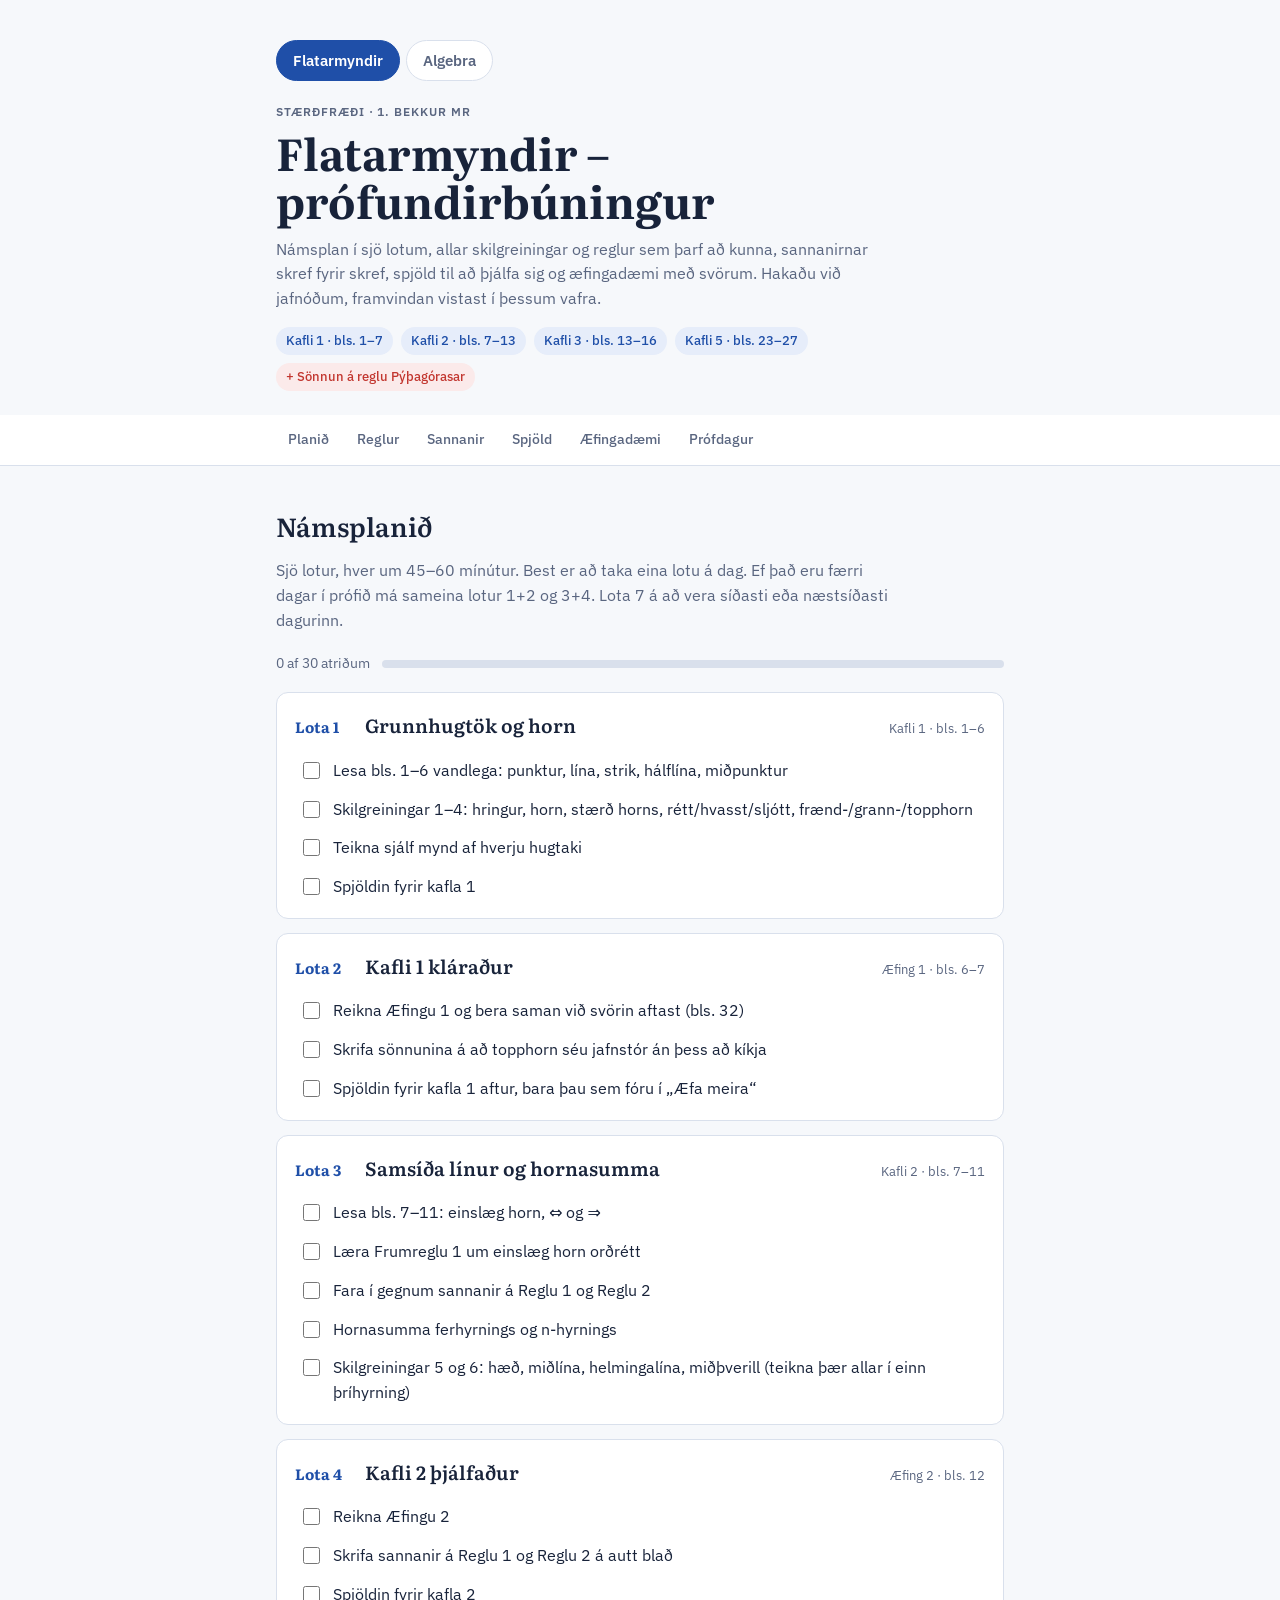
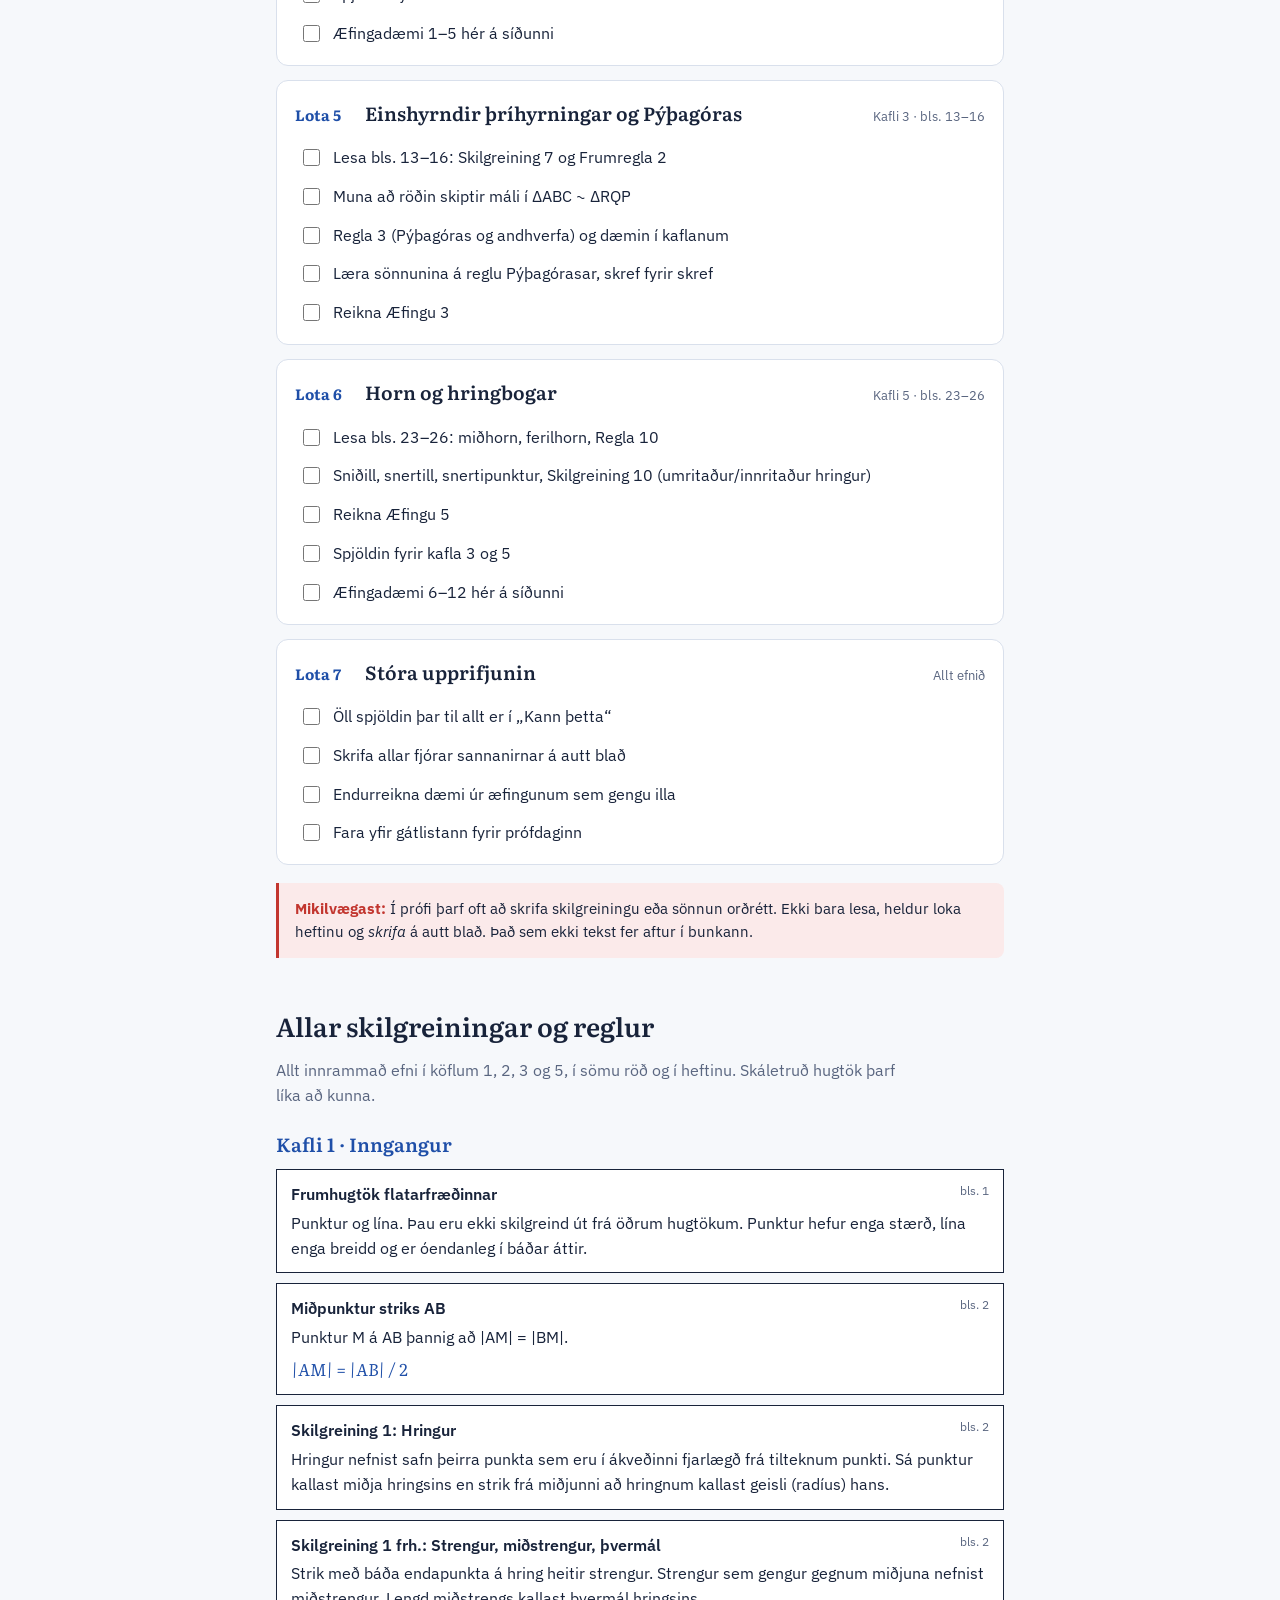
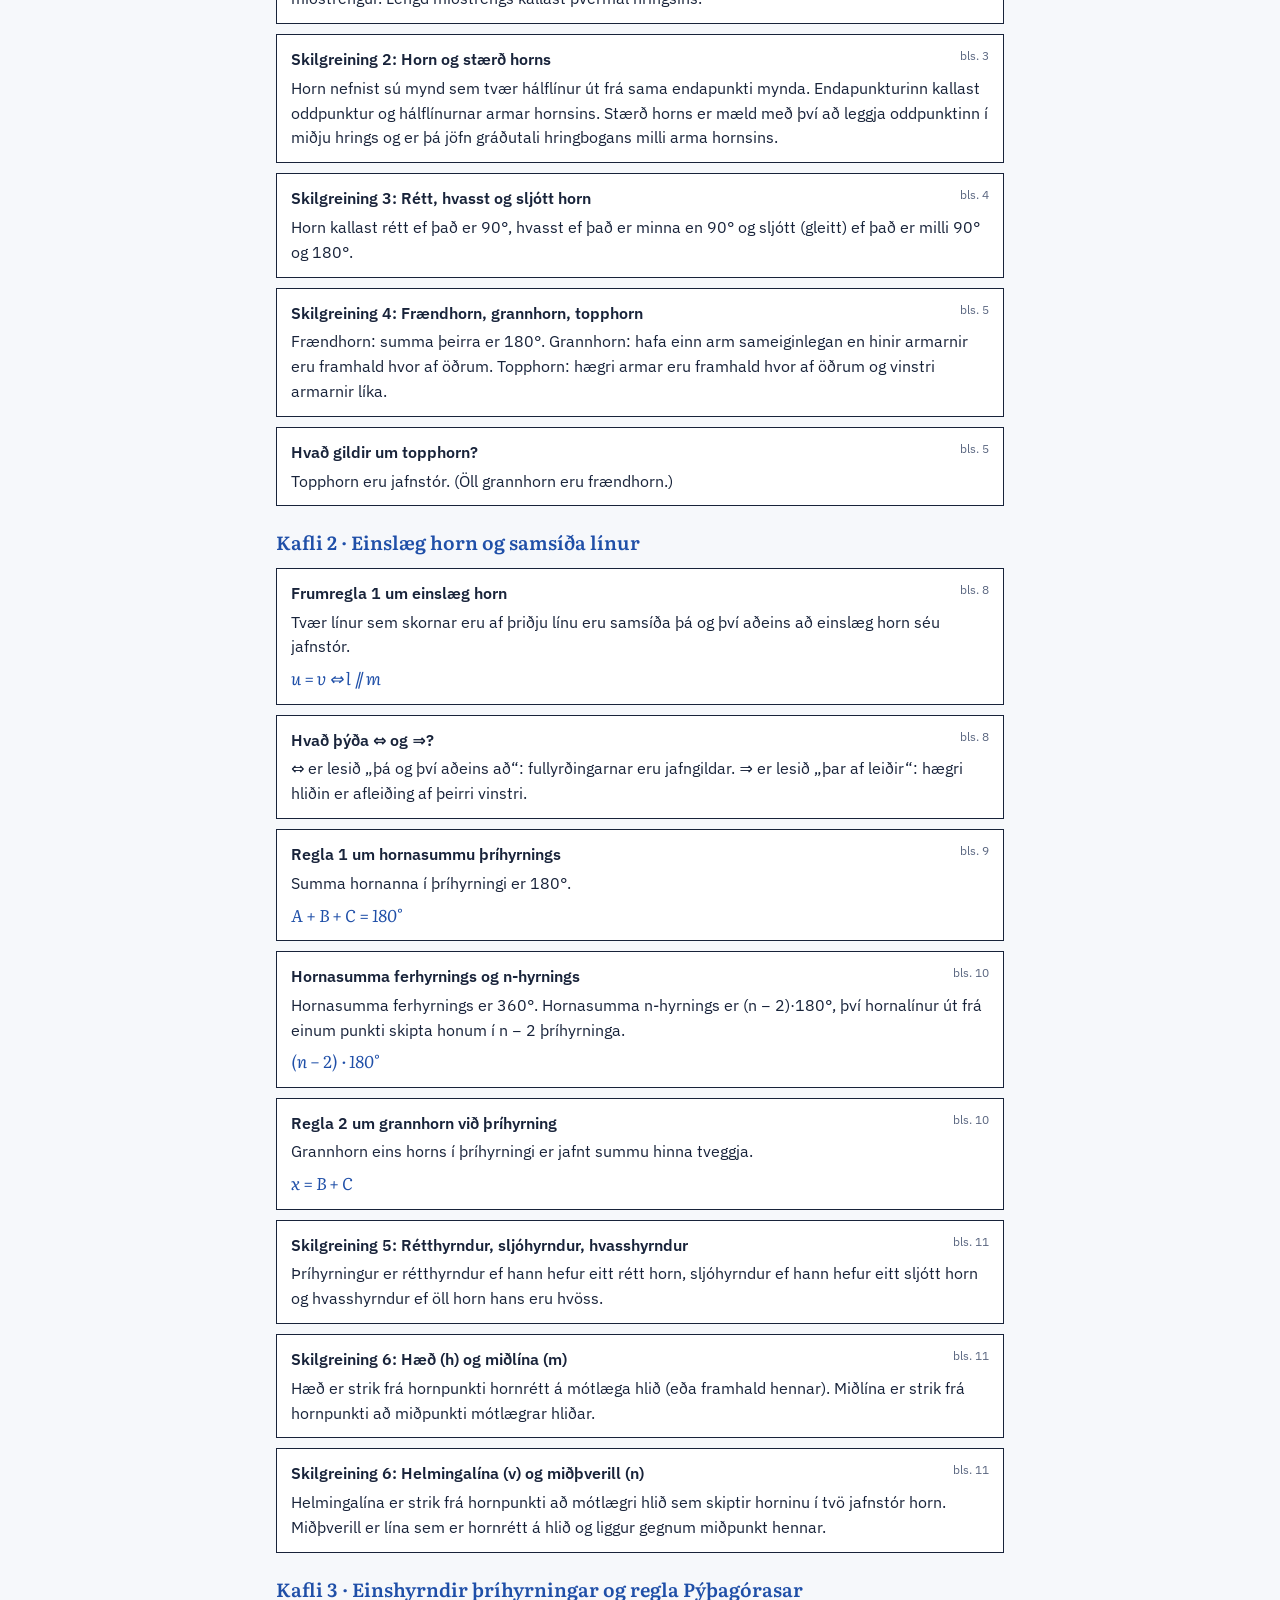
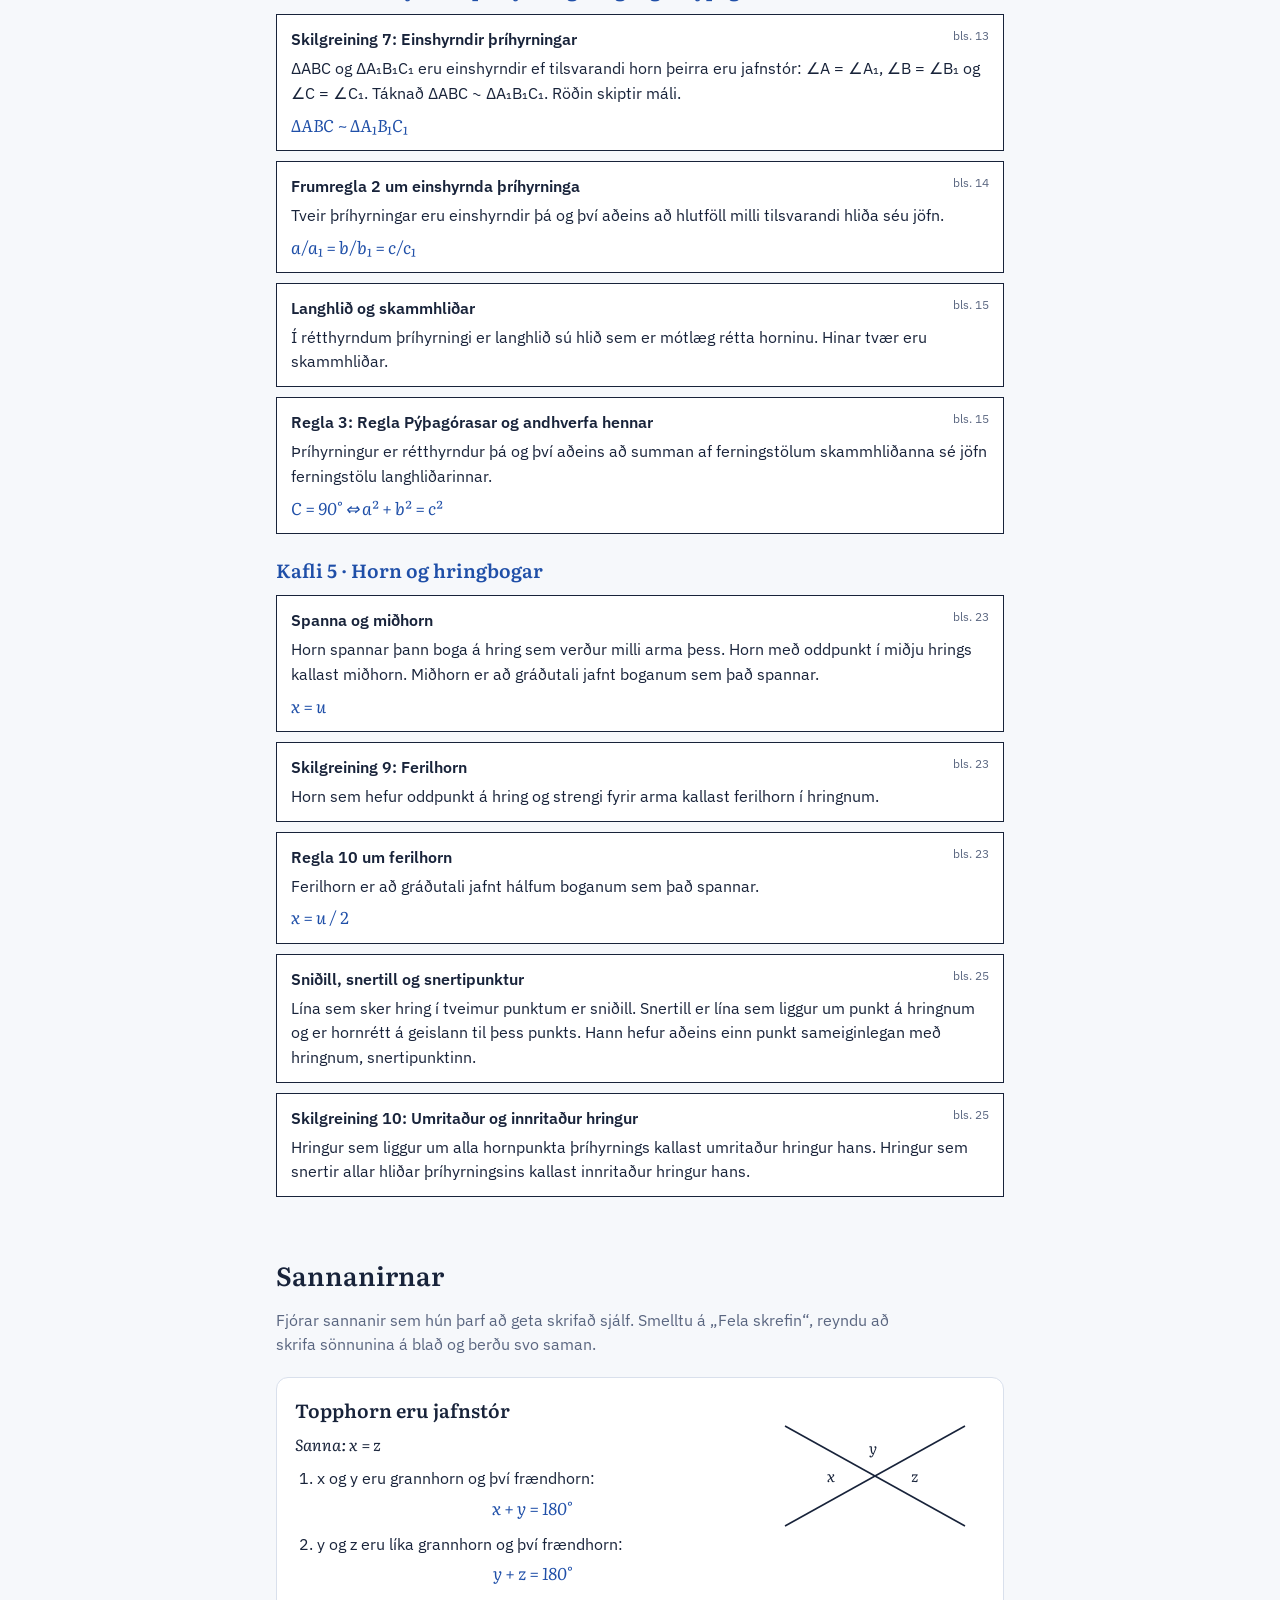
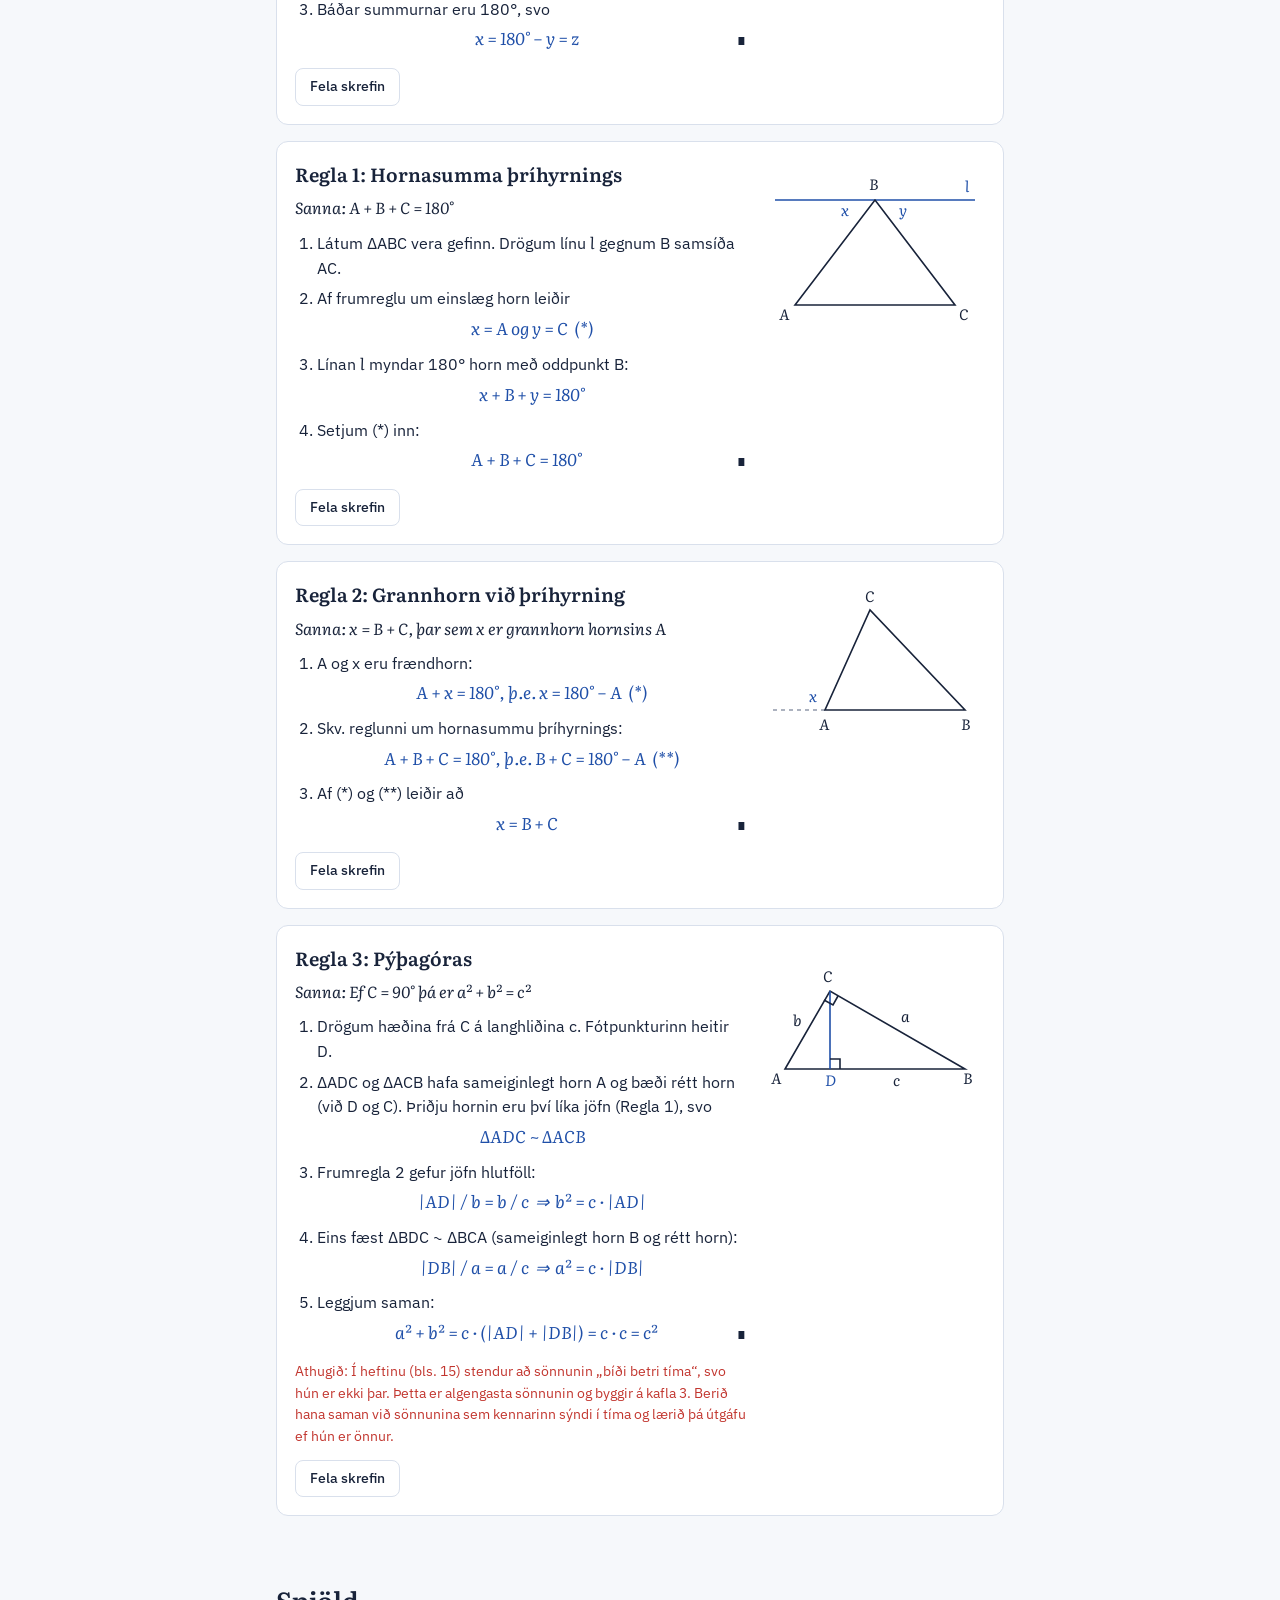
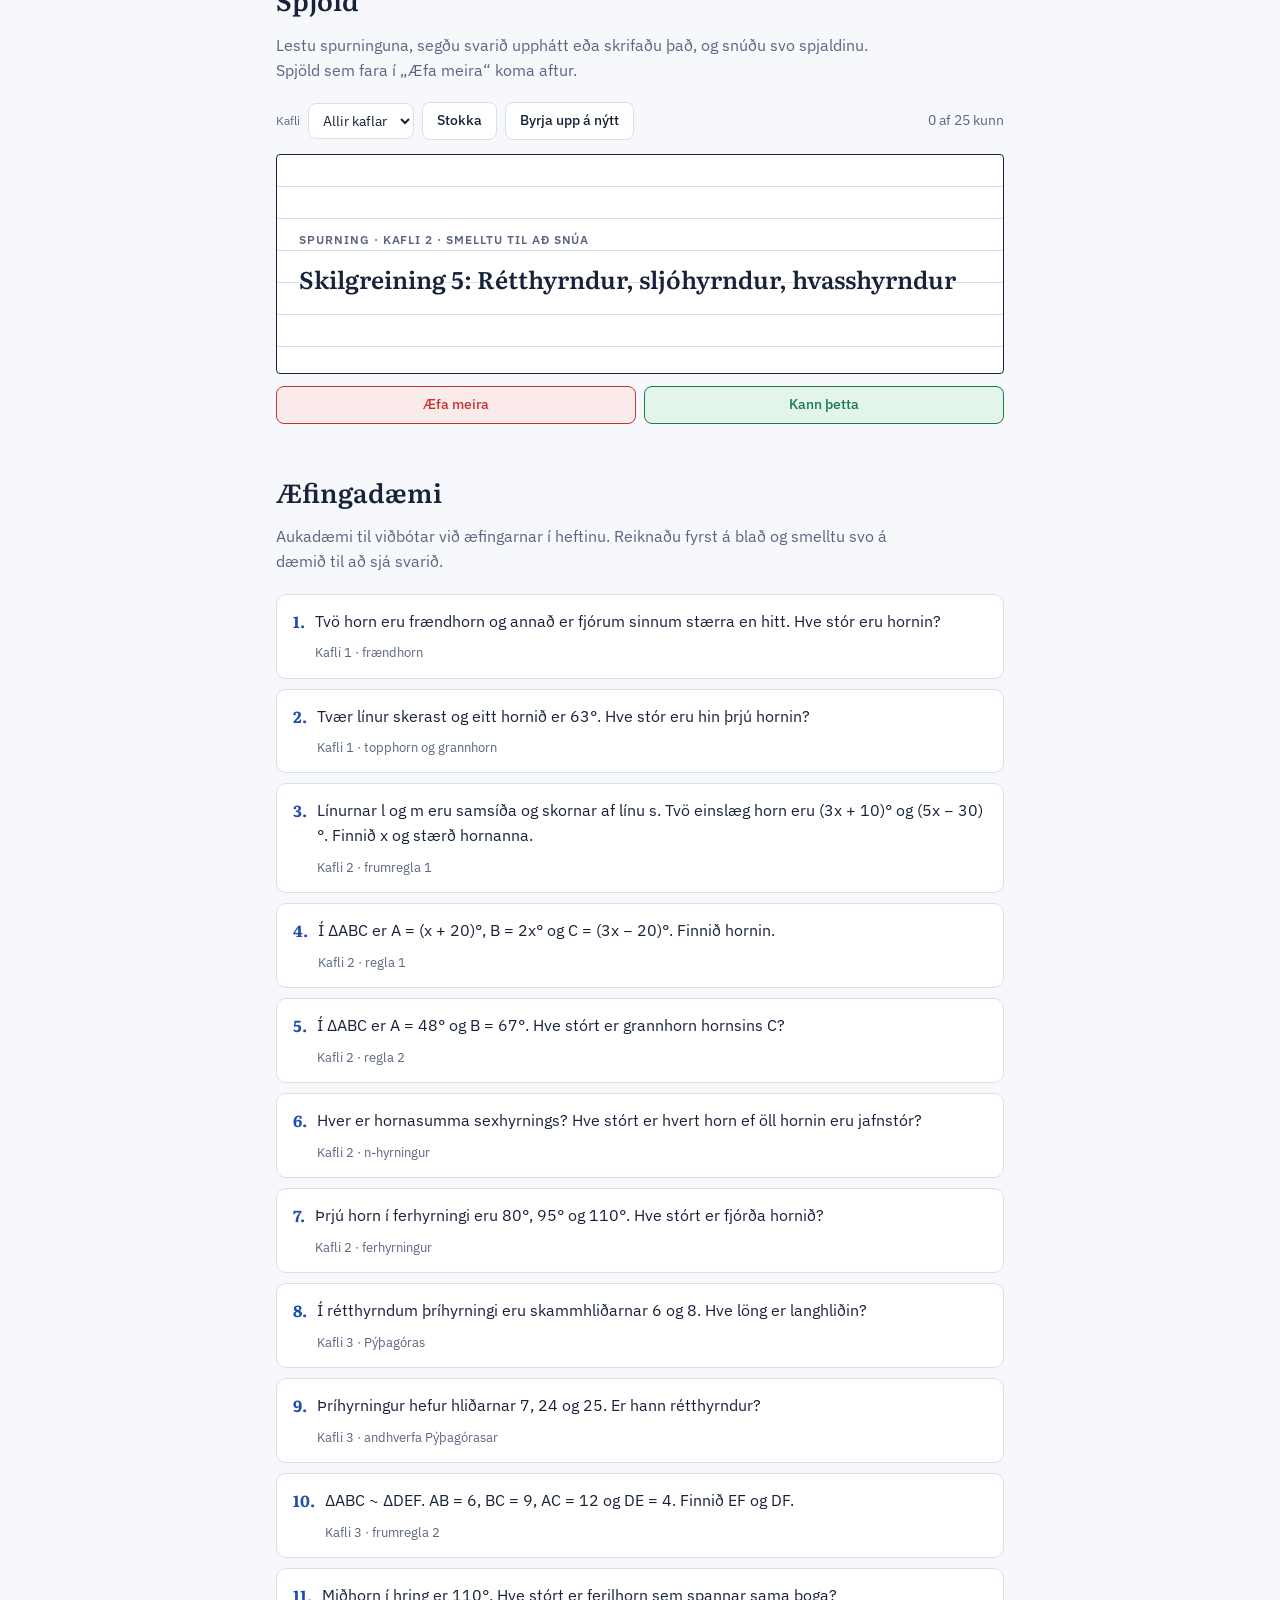
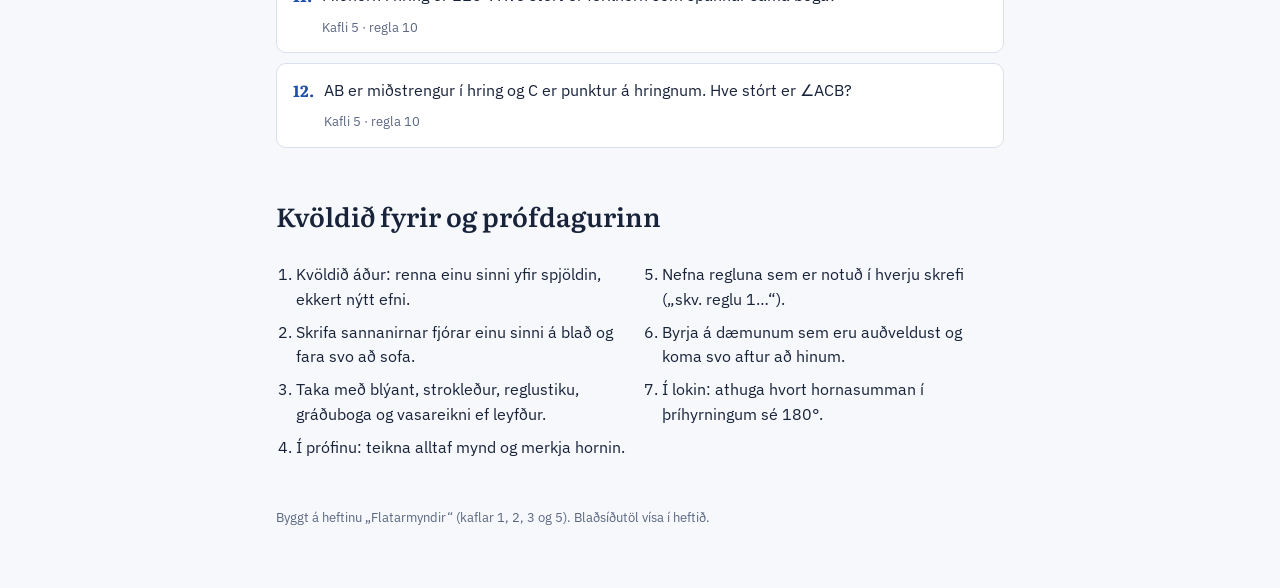
<file: index.html>
<!doctype html>
<html lang="is">
<head>
<meta charset="utf-8">
<meta name="viewport" content="width=device-width, initial-scale=1, viewport-fit=cover">
<title>Flatarmyndir – prófundirbúningur</title>
<link rel="preconnect" href="https://fonts.googleapis.com">
<link rel="preconnect" href="https://fonts.gstatic.com" crossorigin>
<link rel="stylesheet" href="https://fonts.googleapis.com/css2?family=Literata:ital,opsz,wght@0,7..72,400;0,7..72,600;0,7..72,700;1,7..72,400;1,7..72,600&family=IBM+Plex+Sans:wght@400;500;600&display=swap">
<link rel="stylesheet" href="style.css">
</head>
<body>

<header class="top">
  <div class="wrap">
    <nav class="subjects" aria-label="Námsgreinar">
      <a href="./" aria-current="page">Flatarmyndir</a>
      <a href="algebra.html">Algebra</a>
    </nav>
    <div class="eyebrow">Stærðfræði · 1. bekkur MR</div>
    <h1>Flatarmyndir – prófundirbúningur</h1>
    <p class="lede">Námsplan í sjö lotum, allar skilgreiningar og reglur sem þarf að kunna, sannanirnar skref fyrir skref, spjöld til að þjálfa sig og æfingadæmi með svörum. Hakaðu við jafnóðum, framvindan vistast í þessum vafra.</p>
    <div class="scope">
      <span class="chip">Kafli 1 · bls. 1–7</span>
      <span class="chip">Kafli 2 · bls. 7–13</span>
      <span class="chip">Kafli 3 · bls. 13–16</span>
      <span class="chip">Kafli 5 · bls. 23–27</span>
      <span class="chip red">+ Sönnun á reglu Pýþagórasar</span>
    </div>
  </div>
</header>

<nav class="bar" aria-label="Kaflar síðunnar">
  <div class="wrap">
    <a href="#plan">Planið</a>
    <a href="#reglur">Reglur</a>
    <a href="#sannanir">Sannanir</a>
    <a href="#spjold">Spjöld</a>
    <a href="#aefing">Æfingadæmi</a>
    <a href="#profdagur">Prófdagur</a>
  </div>
</nav>

<main class="wrap">

<section id="plan">
  <div class="sec-head">
    <h2>Námsplanið</h2>
    <p>Sjö lotur, hver um 45–60 mínútur. Best er að taka eina lotu á dag. Ef það eru færri dagar í prófið má sameina lotur 1+2 og 3+4. Lota 7 á að vera síðasti eða næstsíðasti dagurinn.</p>
  </div>
  <div class="progress"><span id="progText">0 af 0 atriðum</span><div class="meter"><i id="progBar"></i></div></div>
  <div class="sessions" id="sessions"></div>
  <div class="tip"><strong>Mikilvægast:</strong> Í prófi þarf oft að skrifa skilgreiningu eða sönnun orðrétt. Ekki bara lesa, heldur loka heftinu og <em>skrifa</em> á autt blað. Það sem ekki tekst fer aftur í bunkann.</div>
</section>

<section id="reglur">
  <div class="sec-head">
    <h2>Allar skilgreiningar og reglur</h2>
    <p>Allt innrammað efni í köflum 1, 2, 3 og 5, í sömu röð og í heftinu. Skáletruð hugtök þarf líka að kunna.</p>
  </div>
  <div id="rulesList"></div>
</section>

<section id="sannanir">
  <div class="sec-head">
    <h2>Sannanirnar</h2>
    <p>Fjórar sannanir sem hún þarf að geta skrifað sjálf. Smelltu á „Fela skrefin“, reyndu að skrifa sönnunina á blað og berðu svo saman.</p>
  </div>

  <article class="proof hideable" id="p-topphorn">
    <div class="txt">
      <h3>Topphorn eru jafnstór</h3>
      <p class="stmt">Sanna: x = z</p>
      <ol>
        <li>x og y eru grannhorn og því frændhorn: <span class="eq">x + y = 180°</span></li>
        <li>y og z eru líka grannhorn og því frændhorn: <span class="eq">y + z = 180°</span></li>
        <li>Báðar summurnar eru 180°, svo <span class="eq">x = 180° − y = z <span class="qed">∎</span></span></li>
      </ol>
      <button class="btn" type="button" data-toggle>Fela skrefin</button>
    </div>
    <svg viewBox="0 0 220 160" role="img" aria-label="Tvær línur sem skerast, horn x, y og z">
      <line class="ln" x1="20" y1="30" x2="200" y2="130"/>
      <line class="ln" x1="20" y1="130" x2="200" y2="30"/>
      <text x="62" y="86">x</text>
      <text x="104" y="58">y</text>
      <text x="146" y="86">z</text>
    </svg>
  </article>

  <article class="proof hideable" id="p-regla1">
    <div class="txt">
      <h3>Regla 1: Hornasumma þríhyrnings</h3>
      <p class="stmt">Sanna: A + B + C = 180°</p>
      <ol>
        <li>Látum ΔABC vera gefinn. Drögum línu <span class="m">l</span> gegnum B samsíða AC.</li>
        <li>Af frumreglu um einslæg horn leiðir <span class="eq">x = A og y = C &nbsp;(*)</span></li>
        <li>Línan <span class="m">l</span> myndar 180° horn með oddpunkt B: <span class="eq">x + B + y = 180°</span></li>
        <li>Setjum (*) inn: <span class="eq">A + B + C = 180° <span class="qed">∎</span></span></li>
      </ol>
      <button class="btn" type="button" data-toggle>Fela skrefin</button>
    </div>
    <svg viewBox="0 0 220 170" role="img" aria-label="Þríhyrningur ABC með línu l gegnum B samsíða AC">
      <line class="hl" x1="10" y1="40" x2="210" y2="40"/>
      <polygon class="ln" points="30,145 110,40 190,145"/>
      <text x="200" y="32" class="b">l</text>
      <text x="104" y="30">B</text>
      <text x="14" y="160">A</text>
      <text x="194" y="160">C</text>
      <text x="76" y="56" class="b">x</text>
      <text x="134" y="56" class="b">y</text>
    </svg>
  </article>

  <article class="proof hideable" id="p-regla2">
    <div class="txt">
      <h3>Regla 2: Grannhorn við þríhyrning</h3>
      <p class="stmt">Sanna: x = B + C, þar sem x er grannhorn hornsins A</p>
      <ol>
        <li>A og x eru frændhorn: <span class="eq">A + x = 180°, þ.e. x = 180° − A &nbsp;(*)</span></li>
        <li>Skv. reglunni um hornasummu þríhyrnings: <span class="eq">A + B + C = 180°, þ.e. B + C = 180° − A &nbsp;(**)</span></li>
        <li>Af (*) og (**) leiðir að <span class="eq">x = B + C <span class="qed">∎</span></span></li>
      </ol>
      <button class="btn" type="button" data-toggle>Fela skrefin</button>
    </div>
    <svg viewBox="0 0 220 160" role="img" aria-label="Þríhyrningur ABC þar sem hliðin BA er framlengd út fyrir A og grannhorn x myndast">
      <line class="dash" x1="8" y1="130" x2="60" y2="130"/>
      <polygon class="ln" points="60,130 200,130 105,30"/>
      <text x="54" y="150">A</text>
      <text x="196" y="150">B</text>
      <text x="100" y="22">C</text>
      <text x="44" y="122" class="b">x</text>
    </svg>
  </article>

  <article class="proof hideable" id="p-pyth">
    <div class="txt">
      <h3>Regla 3: Pýþagóras</h3>
      <p class="stmt">Sanna: Ef C = 90° þá er a² + b² = c²</p>
      <ol>
        <li>Drögum hæðina frá C á langhliðina c. Fótpunkturinn heitir D.</li>
        <li>ΔADC og ΔACB hafa sameiginlegt horn A og bæði rétt horn (við D og C). Þriðju hornin eru því líka jöfn (Regla 1), svo <span class="eq">ΔADC ~ ΔACB</span></li>
        <li>Frumregla 2 gefur jöfn hlutföll: <span class="eq">|AD| / b = b / c &nbsp;⇒&nbsp; b² = c · |AD|</span></li>
        <li>Eins fæst ΔBDC ~ ΔBCA (sameiginlegt horn B og rétt horn): <span class="eq">|DB| / a = a / c &nbsp;⇒&nbsp; a² = c · |DB|</span></li>
        <li>Leggjum saman: <span class="eq">a² + b² = c · (|AD| + |DB|) = c · c = c² <span class="qed">∎</span></span></li>
      </ol>
      <p class="note">Athugið: Í heftinu (bls. 15) stendur að sönnunin „bíði betri tíma“, svo hún er ekki þar. Þetta er algengasta sönnunin og byggir á kafla 3. Berið hana saman við sönnunina sem kennarinn sýndi í tíma og lærið þá útgáfu ef hún er önnur.</p>
      <button class="btn" type="button" data-toggle>Fela skrefin</button>
    </div>
    <svg viewBox="0 0 220 150" role="img" aria-label="Rétthyrndur þríhyrningur ABC með rétt horn við C og hæð CD á langhliðina AB">
      <polygon class="ln" points="20,125 200,125 65,47"/>
      <line class="hl" x1="65" y1="47" x2="65" y2="125"/>
      <polyline class="ln" points="65,115 75,115 75,125" stroke-width="1"/>
      <polyline class="ln" points="73,52 68,61 59,56" stroke-width="1"/>
      <text x="6" y="140">A</text>
      <text x="198" y="140">B</text>
      <text x="58" y="38">C</text>
      <text x="60" y="142" class="b">D</text>
      <text x="28" y="82">b</text>
      <text x="136" y="78">a</text>
      <text x="128" y="142">c</text>
    </svg>
  </article>
</section>

<section id="spjold">
  <div class="sec-head">
    <h2>Spjöld</h2>
    <p>Lestu spurninguna, segðu svarið upphátt eða skrifaðu það, og snúðu svo spjaldinu. Spjöld sem fara í „Æfa meira“ koma aftur.</p>
  </div>
  <div class="fc-controls">
    <label for="fcFilter" class="tag">Kafli</label>
    <select id="fcFilter">
      <option value="all">Allir kaflar</option>
      <option value="1">Kafli 1</option>
      <option value="2">Kafli 2</option>
      <option value="3">Kafli 3</option>
      <option value="5">Kafli 5</option>
    </select>
    <button class="btn" type="button" id="fcShuffle">Stokka</button>
    <button class="btn" type="button" id="fcReset">Byrja upp á nýtt</button>
    <span class="fc-count" id="fcCount"></span>
  </div>
  <button class="card" type="button" id="fcCard" aria-live="polite"></button>
  <div class="fc-actions">
    <button class="btn bad" type="button" id="fcAgain">Æfa meira</button>
    <button class="btn good" type="button" id="fcKnow">Kann þetta</button>
  </div>
</section>

<section id="aefing">
  <div class="sec-head">
    <h2>Æfingadæmi</h2>
    <p>Aukadæmi til viðbótar við æfingarnar í heftinu. Reiknaðu fyrst á blað og smelltu svo á dæmið til að sjá svarið.</p>
  </div>
  <div class="probs" id="probs"></div>
</section>

<section id="profdagur">
  <div class="sec-head">
    <h2>Kvöldið fyrir og prófdagurinn</h2>
  </div>
  <ol class="check">
    <li>Kvöldið áður: renna einu sinni yfir spjöldin, ekkert nýtt efni.</li>
    <li>Skrifa sannanirnar fjórar einu sinni á blað og fara svo að sofa.</li>
    <li>Taka með blýant, strokleður, reglustiku, gráðuboga og vasareikni ef leyfður.</li>
    <li>Í prófinu: teikna alltaf mynd og merkja hornin.</li>
    <li>Nefna regluna sem er notuð í hverju skrefi („skv. reglu 1…“).</li>
    <li>Byrja á dæmunum sem eru auðveldust og koma svo aftur að hinum.</li>
    <li>Í lokin: athuga hvort hornasumman í þríhyrningum sé 180°.</li>
  </ol>
</section>

</main>
<footer><div class="wrap">Byggt á heftinu „Flatarmyndir“ (kaflar 1, 2, 3 og 5). Blaðsíðutöl vísa í heftið.</div></footer>

<script>
const store = {
  get(k, d) { try { const v = localStorage.getItem(k); return v ? JSON.parse(v) : d; } catch { return d; } },
  set(k, v) { try { localStorage.setItem(k, JSON.stringify(v)); } catch {} }
};

/* ---------- Plan ---------- */
const sessions = [
  { t: "Grunnhugtök og horn", k: "Kafli 1 · bls. 1–6", tasks: [
    "Lesa bls. 1–6 vandlega: punktur, lína, strik, hálflína, miðpunktur",
    "Skilgreiningar 1–4: hringur, horn, stærð horns, rétt/hvasst/sljótt, frænd-/grann-/topphorn",
    "Teikna sjálf mynd af hverju hugtaki",
    "Spjöldin fyrir kafla 1"
  ]},
  { t: "Kafli 1 kláraður", k: "Æfing 1 · bls. 6–7", tasks: [
    "Reikna Æfingu 1 og bera saman við svörin aftast (bls. 32)",
    "Skrifa sönnunina á að topphorn séu jafnstór án þess að kíkja",
    "Spjöldin fyrir kafla 1 aftur, bara þau sem fóru í „Æfa meira“"
  ]},
  { t: "Samsíða línur og hornasumma", k: "Kafli 2 · bls. 7–11", tasks: [
    "Lesa bls. 7–11: einslæg horn, ⇔ og ⇒",
    "Læra Frumreglu 1 um einslæg horn orðrétt",
    "Fara í gegnum sannanir á Reglu 1 og Reglu 2",
    "Hornasumma ferhyrnings og n-hyrnings",
    "Skilgreiningar 5 og 6: hæð, miðlína, helmingalína, miðþverill (teikna þær allar í einn þríhyrning)"
  ]},
  { t: "Kafli 2 þjálfaður", k: "Æfing 2 · bls. 12", tasks: [
    "Reikna Æfingu 2",
    "Skrifa sannanir á Reglu 1 og Reglu 2 á autt blað",
    "Spjöldin fyrir kafla 2",
    "Æfingadæmi 1–5 hér á síðunni"
  ]},
  { t: "Einshyrndir þríhyrningar og Pýþagóras", k: "Kafli 3 · bls. 13–16", tasks: [
    "Lesa bls. 13–16: Skilgreining 7 og Frumregla 2",
    "Muna að röðin skiptir máli í ΔABC ~ ΔRQP",
    "Regla 3 (Pýþagóras og andhverfa) og dæmin í kaflanum",
    "Læra sönnunina á reglu Pýþagórasar, skref fyrir skref",
    "Reikna Æfingu 3"
  ]},
  { t: "Horn og hringbogar", k: "Kafli 5 · bls. 23–26", tasks: [
    "Lesa bls. 23–26: miðhorn, ferilhorn, Regla 10",
    "Sniðill, snertill, snertipunktur, Skilgreining 10 (umritaður/innritaður hringur)",
    "Reikna Æfingu 5",
    "Spjöldin fyrir kafla 3 og 5",
    "Æfingadæmi 6–12 hér á síðunni"
  ]},
  { t: "Stóra upprifjunin", k: "Allt efnið", tasks: [
    "Öll spjöldin þar til allt er í „Kann þetta“",
    "Skrifa allar fjórar sannanirnar á autt blað",
    "Endurreikna dæmi úr æfingunum sem gengu illa",
    "Fara yfir gátlistann fyrir prófdaginn"
  ]}
];
const doneKey = "fm-plan-done";
let done = store.get(doneKey, {});
const sEl = document.getElementById("sessions");
sessions.forEach((s, i) => {
  const art = document.createElement("article");
  art.className = "session";
  art.innerHTML = `<div class="s-top"><span class="s-num">Lota ${i + 1}</span><h3>${s.t}</h3><span class="s-meta">${s.k}</span></div>
    <ul class="tasks">${s.tasks.map((t, j) => `<li><label><input type="checkbox" id="t${i}-${j}" data-id="${i}-${j}"><span>${t}</span></label></li>`).join("")}</ul>`;
  sEl.appendChild(art);
});
function refreshPlan() {
  const boxes = [...document.querySelectorAll(".tasks input")];
  boxes.forEach(b => b.checked = !!done[b.dataset.id]);
  document.querySelectorAll(".session").forEach(art => {
    const bs = art.querySelectorAll("input");
    art.classList.toggle("done", [...bs].every(b => b.checked));
  });
  const n = boxes.filter(b => b.checked).length;
  document.getElementById("progText").textContent = `${n} af ${boxes.length} atriðum`;
  document.getElementById("progBar").style.width = (100 * n / boxes.length) + "%";
}
sEl.addEventListener("change", e => {
  if (!e.target.dataset.id) return;
  done[e.target.dataset.id] = e.target.checked;
  store.set(doneKey, done);
  refreshPlan();
});
refreshPlan();

/* ---------- Rules (shared by reference list and flashcards) ---------- */
const rules = [
  { c: 1, p: 1, q: "Frumhugtök flatarfræðinnar", a: "Punktur og lína. Þau eru ekki skilgreind út frá öðrum hugtökum. Punktur hefur enga stærð, lína enga breidd og er óendanleg í báðar áttir." },
  { c: 1, p: 2, q: "Miðpunktur striks AB", a: "Punktur M á AB þannig að |AM| = |BM|.", f: "|AM| = |AB| / 2" },
  { c: 1, p: 2, q: "Skilgreining 1: Hringur", a: "Hringur nefnist safn þeirra punkta sem eru í ákveðinni fjarlægð frá tilteknum punkti. Sá punktur kallast miðja hringsins en strik frá miðjunni að hringnum kallast geisli (radíus) hans." },
  { c: 1, p: 2, q: "Skilgreining 1 frh.: Strengur, miðstrengur, þvermál", a: "Strik með báða endapunkta á hring heitir strengur. Strengur sem gengur gegnum miðjuna nefnist miðstrengur. Lengd miðstrengs kallast þvermál hringsins." },
  { c: 1, p: 3, q: "Skilgreining 2: Horn og stærð horns", a: "Horn nefnist sú mynd sem tvær hálflínur út frá sama endapunkti mynda. Endapunkturinn kallast oddpunktur og hálflínurnar armar hornsins. Stærð horns er mæld með því að leggja oddpunktinn í miðju hrings og er þá jöfn gráðutali hringbogans milli arma hornsins." },
  { c: 1, p: 4, q: "Skilgreining 3: Rétt, hvasst og sljótt horn", a: "Horn kallast rétt ef það er 90°, hvasst ef það er minna en 90° og sljótt (gleitt) ef það er milli 90° og 180°." },
  { c: 1, p: 5, q: "Skilgreining 4: Frændhorn, grannhorn, topphorn", a: "Frændhorn: summa þeirra er 180°. Grannhorn: hafa einn arm sameiginlegan en hinir armarnir eru framhald hvor af öðrum. Topphorn: hægri armar eru framhald hvor af öðrum og vinstri armarnir líka." },
  { c: 1, p: 5, q: "Hvað gildir um topphorn?", a: "Topphorn eru jafnstór. (Öll grannhorn eru frændhorn.)" },
  { c: 2, p: 8, q: "Frumregla 1 um einslæg horn", a: "Tvær línur sem skornar eru af þriðju línu eru samsíða þá og því aðeins að einslæg horn séu jafnstór.", f: "u = v ⇔ l ∥ m" },
  { c: 2, p: 8, q: "Hvað þýða ⇔ og ⇒?", a: "⇔ er lesið „þá og því aðeins að“: fullyrðingarnar eru jafngildar. ⇒ er lesið „þar af leiðir“: hægri hliðin er afleiðing af þeirri vinstri." },
  { c: 2, p: 9, q: "Regla 1 um hornasummu þríhyrnings", a: "Summa hornanna í þríhyrningi er 180°.", f: "A + B + C = 180°" },
  { c: 2, p: 10, q: "Hornasumma ferhyrnings og n-hyrnings", a: "Hornasumma ferhyrnings er 360°. Hornasumma n-hyrnings er (n − 2)·180°, því hornalínur út frá einum punkti skipta honum í n − 2 þríhyrninga.", f: "(n − 2) · 180°" },
  { c: 2, p: 10, q: "Regla 2 um grannhorn við þríhyrning", a: "Grannhorn eins horns í þríhyrningi er jafnt summu hinna tveggja.", f: "x = B + C" },
  { c: 2, p: 11, q: "Skilgreining 5: Rétthyrndur, sljóhyrndur, hvasshyrndur", a: "Þríhyrningur er rétthyrndur ef hann hefur eitt rétt horn, sljóhyrndur ef hann hefur eitt sljótt horn og hvasshyrndur ef öll horn hans eru hvöss." },
  { c: 2, p: 11, q: "Skilgreining 6: Hæð (h) og miðlína (m)", a: "Hæð er strik frá hornpunkti hornrétt á mótlæga hlið (eða framhald hennar). Miðlína er strik frá hornpunkti að miðpunkti mótlægrar hliðar." },
  { c: 2, p: 11, q: "Skilgreining 6: Helmingalína (v) og miðþverill (n)", a: "Helmingalína er strik frá hornpunkti að mótlægri hlið sem skiptir horninu í tvö jafnstór horn. Miðþverill er lína sem er hornrétt á hlið og liggur gegnum miðpunkt hennar." },
  { c: 3, p: 13, q: "Skilgreining 7: Einshyrndir þríhyrningar", a: "ΔABC og ΔA₁B₁C₁ eru einshyrndir ef tilsvarandi horn þeirra eru jafnstór: ∠A = ∠A₁, ∠B = ∠B₁ og ∠C = ∠C₁. Táknað ΔABC ~ ΔA₁B₁C₁. Röðin skiptir máli.", f: "ΔABC ~ ΔA₁B₁C₁" },
  { c: 3, p: 14, q: "Frumregla 2 um einshyrnda þríhyrninga", a: "Tveir þríhyrningar eru einshyrndir þá og því aðeins að hlutföll milli tilsvarandi hliða séu jöfn.", f: "a/a₁ = b/b₁ = c/c₁" },
  { c: 3, p: 15, q: "Langhlið og skammhliðar", a: "Í rétthyrndum þríhyrningi er langhlið sú hlið sem er mótlæg rétta horninu. Hinar tvær eru skammhliðar." },
  { c: 3, p: 15, q: "Regla 3: Regla Pýþagórasar og andhverfa hennar", a: "Þríhyrningur er rétthyrndur þá og því aðeins að summan af ferningstölum skammhliðanna sé jöfn ferningstölu langhliðarinnar.", f: "C = 90° ⇔ a² + b² = c²" },
  { c: 5, p: 23, q: "Spanna og miðhorn", a: "Horn spannar þann boga á hring sem verður milli arma þess. Horn með oddpunkt í miðju hrings kallast miðhorn. Miðhorn er að gráðutali jafnt boganum sem það spannar.", f: "x = u" },
  { c: 5, p: 23, q: "Skilgreining 9: Ferilhorn", a: "Horn sem hefur oddpunkt á hring og strengi fyrir arma kallast ferilhorn í hringnum." },
  { c: 5, p: 23, q: "Regla 10 um ferilhorn", a: "Ferilhorn er að gráðutali jafnt hálfum boganum sem það spannar.", f: "x = u / 2" },
  { c: 5, p: 25, q: "Sniðill, snertill og snertipunktur", a: "Lína sem sker hring í tveimur punktum er sniðill. Snertill er lína sem liggur um punkt á hringnum og er hornrétt á geislann til þess punkts. Hann hefur aðeins einn punkt sameiginlegan með hringnum, snertipunktinn." },
  { c: 5, p: 25, q: "Skilgreining 10: Umritaður og innritaður hringur", a: "Hringur sem liggur um alla hornpunkta þríhyrnings kallast umritaður hringur hans. Hringur sem snertir allar hliðar þríhyrningsins kallast innritaður hringur hans." }
];
const kaflaNames = { 1: "Kafli 1 · Inngangur", 2: "Kafli 2 · Einslæg horn og samsíða línur", 3: "Kafli 3 · Einshyrndir þríhyrningar og regla Pýþagórasar", 5: "Kafli 5 · Horn og hringbogar" };
const rl = document.getElementById("rulesList");
[1, 2, 3, 5].forEach(c => {
  const div = document.createElement("div");
  div.className = "kafli";
  div.innerHTML = `<h3>${kaflaNames[c]}</h3>` + rules.filter(r => r.c === c).map(r =>
    `<div class="rule"><span class="page">bls. ${r.p}</span><div class="rt">${r.q}</div><div class="rb">${r.a}</div>${r.f ? `<div class="rf">${r.f}</div>` : ""}</div>`).join("");
  rl.appendChild(div);
});

/* ---------- Proof hide toggles ---------- */
document.querySelectorAll("[data-toggle]").forEach(btn => btn.addEventListener("click", () => {
  const p = btn.closest(".hideable");
  p.classList.toggle("hidden");
  btn.textContent = p.classList.contains("hidden") ? "Sýna skrefin" : "Fela skrefin";
}));

/* ---------- Flashcards ---------- */
const knownKey = "fm-known";
let known = store.get(knownKey, {});
let deck = [], pos = 0, flipped = false;
const card = document.getElementById("fcCard");
function buildDeck(shuffle) {
  const f = document.getElementById("fcFilter").value;
  deck = rules.map((r, i) => i).filter(i => (f === "all" || rules[i].c == f) && !known[i]);
  if (shuffle) for (let i = deck.length - 1; i > 0; i--) { const j = Math.floor(Math.random() * (i + 1)); [deck[i], deck[j]] = [deck[j], deck[i]]; }
  pos = 0; flipped = false; renderCard();
}
function renderCard() {
  const f = document.getElementById("fcFilter").value;
  const total = rules.filter(r => f === "all" || r.c == f).length;
  const left = deck.length;
  document.getElementById("fcCount").textContent = `${total - left} af ${total} kunn`;
  const btns = [document.getElementById("fcKnow"), document.getElementById("fcAgain")];
  if (!left) {
    card.innerHTML = `<span class="side">Búið</span><span class="q">Öll spjöldin í þessum bunka eru komin í „Kann þetta“.</span><span class="a">Veldu „Byrja upp á nýtt“ til að fara aftur yfir þau.</span>`;
    btns.forEach(b => b.disabled = true);
    return;
  }
  btns.forEach(b => b.disabled = false);
  const r = rules[deck[pos % left]];
  card.innerHTML = flipped
    ? `<span class="side">Svar · kafli ${r.c}, bls. ${r.p}</span><span class="a">${r.a}${r.f ? `<span class="rf">${r.f}</span>` : ""}</span>`
    : `<span class="side">Spurning · kafli ${r.c} · smelltu til að snúa</span><span class="q">${r.q}</span>`;
}
card.addEventListener("click", () => { if (!deck.length) return; flipped = !flipped; renderCard(); });
document.getElementById("fcKnow").addEventListener("click", () => {
  if (!deck.length) return;
  known[deck[pos % deck.length]] = true; store.set(knownKey, known);
  deck.splice(pos % deck.length, 1); flipped = false; renderCard();
});
document.getElementById("fcAgain").addEventListener("click", () => {
  if (!deck.length) return;
  pos = (pos + 1) % deck.length; flipped = false; renderCard();
});
document.getElementById("fcShuffle").addEventListener("click", () => buildDeck(true));
document.getElementById("fcReset").addEventListener("click", () => {
  const f = document.getElementById("fcFilter").value;
  rules.forEach((r, i) => { if (f === "all" || r.c == f) delete known[i]; });
  store.set(knownKey, known); buildDeck(true);
});
document.getElementById("fcFilter").addEventListener("change", () => buildDeck(true));
buildDeck(true);

/* ---------- Practice problems ---------- */
const probs = [
  { q: "Tvö horn eru frændhorn og annað er fjórum sinnum stærra en hitt. Hve stór eru hornin?", h: "Kafli 1 · frændhorn", a: "x + 4x = 180° ⇒ 5x = 180° ⇒ x = 36°. Hornin eru <b>36° og 144°</b>." },
  { q: "Tvær línur skerast og eitt hornið er 63°. Hve stór eru hin þrjú hornin?", h: "Kafli 1 · topphorn og grannhorn", a: "Topphornið er líka 63°. Grannhornin eru 180° − 63° = 117°. Svar: <b>63°, 117° og 117°</b>." },
  { q: "Línurnar l og m eru samsíða og skornar af línu s. Tvö einslæg horn eru (3x + 10)° og (5x − 30)°. Finnið x og stærð hornanna.", h: "Kafli 2 · frumregla 1", a: "Einslæg horn eru jafnstór: 3x + 10 = 5x − 30 ⇒ 40 = 2x ⇒ <b>x = 20</b>. Hornin eru <b>70°</b>." },
  { q: "Í ΔABC er A = (x + 20)°, B = 2x° og C = (3x − 20)°. Finnið hornin.", h: "Kafli 2 · regla 1", a: "x + 20 + 2x + 3x − 20 = 180 ⇒ 6x = 180 ⇒ x = 30. Svar: <b>A = 50°, B = 60°, C = 70°</b>." },
  { q: "Í ΔABC er A = 48° og B = 67°. Hve stórt er grannhorn hornsins C?", h: "Kafli 2 · regla 2", a: "Grannhorn C = A + B = 48° + 67° = <b>115°</b>. (Athugun: C = 65° og 65° + 115° = 180°.)" },
  { q: "Hver er hornasumma sexhyrnings? Hve stórt er hvert horn ef öll hornin eru jafnstór?", h: "Kafli 2 · n-hyrningur", a: "(6 − 2)·180° = <b>720°</b>. Hvert horn: 720° / 6 = <b>120°</b>." },
  { q: "Þrjú horn í ferhyrningi eru 80°, 95° og 110°. Hve stórt er fjórða hornið?", h: "Kafli 2 · ferhyrningur", a: "360° − (80° + 95° + 110°) = <b>75°</b>." },
  { q: "Í rétthyrndum þríhyrningi eru skammhliðarnar 6 og 8. Hve löng er langhliðin?", h: "Kafli 3 · Pýþagóras", a: "c² = 6² + 8² = 36 + 64 = 100 ⇒ <b>c = 10</b>." },
  { q: "Þríhyrningur hefur hliðarnar 7, 24 og 25. Er hann rétthyrndur?", h: "Kafli 3 · andhverfa Pýþagórasar", a: "7² + 24² = 49 + 576 = 625 = 25². Samkvæmt andhverfu reglunnar er hann <b>rétthyrndur</b> (rétta hornið er á móti hliðinni 25)." },
  { q: "ΔABC ~ ΔDEF. AB = 6, BC = 9, AC = 12 og DE = 4. Finnið EF og DF.", h: "Kafli 3 · frumregla 2", a: "Hlutfallið er DE / AB = 4/6 = 2/3. EF = 9 · 2/3 = <b>6</b> og DF = 12 · 2/3 = <b>8</b>." },
  { q: "Miðhorn í hring er 110°. Hve stórt er ferilhorn sem spannar sama boga?", h: "Kafli 5 · regla 10", a: "Boginn er 110° (miðhorn = boginn). Ferilhornið er helmingurinn: <b>55°</b>." },
  { q: "AB er miðstrengur í hring og C er punktur á hringnum. Hve stórt er ∠ACB?", h: "Kafli 5 · regla 10", a: "∠ACB er ferilhorn sem spannar hálfhring, þ.e. 180° boga. Skv. reglu 10 er það 180° / 2 = <b>90°</b>." }
];
document.getElementById("probs").innerHTML = probs.map(p =>
  `<details class="prob"><summary><span>${p.q}</span><span class="hint">${p.h}</span></summary><div class="ans">${p.a}</div></details>`).join("");
</script>
</body>
</html>
</file>
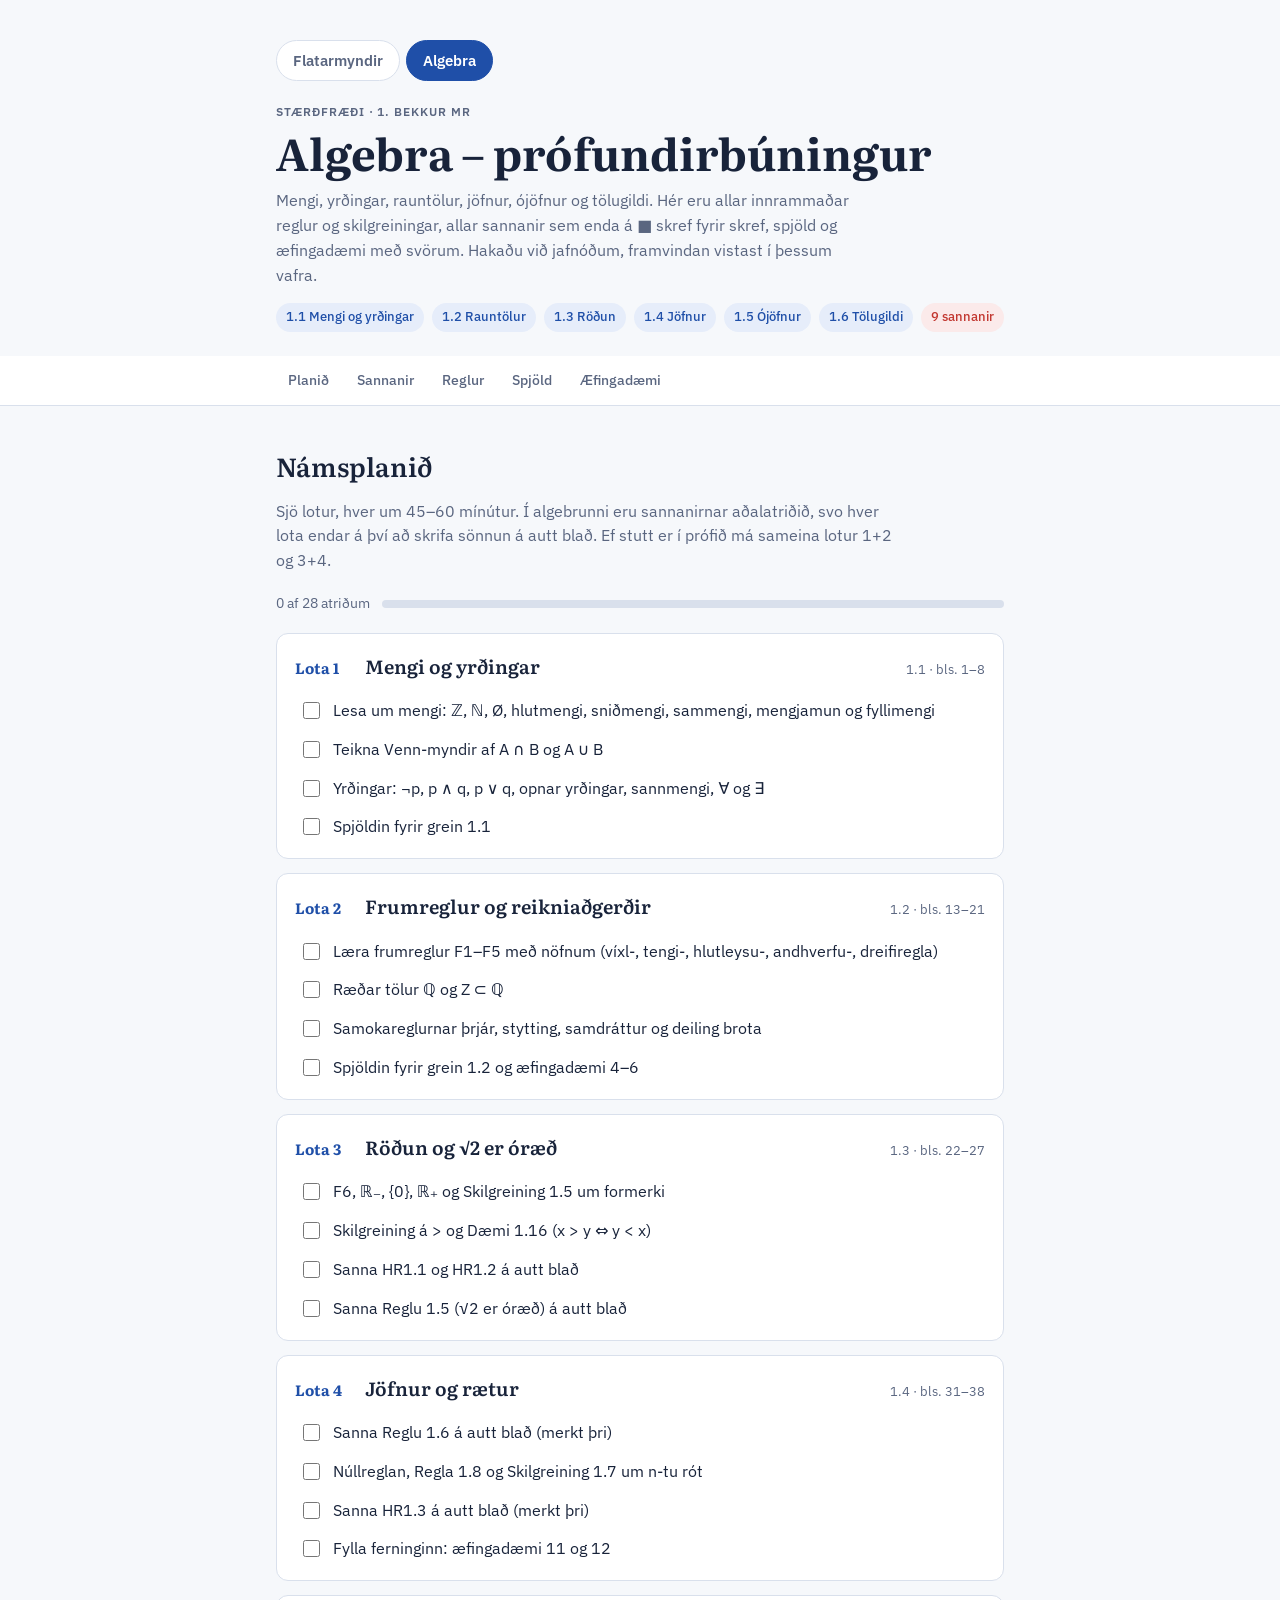
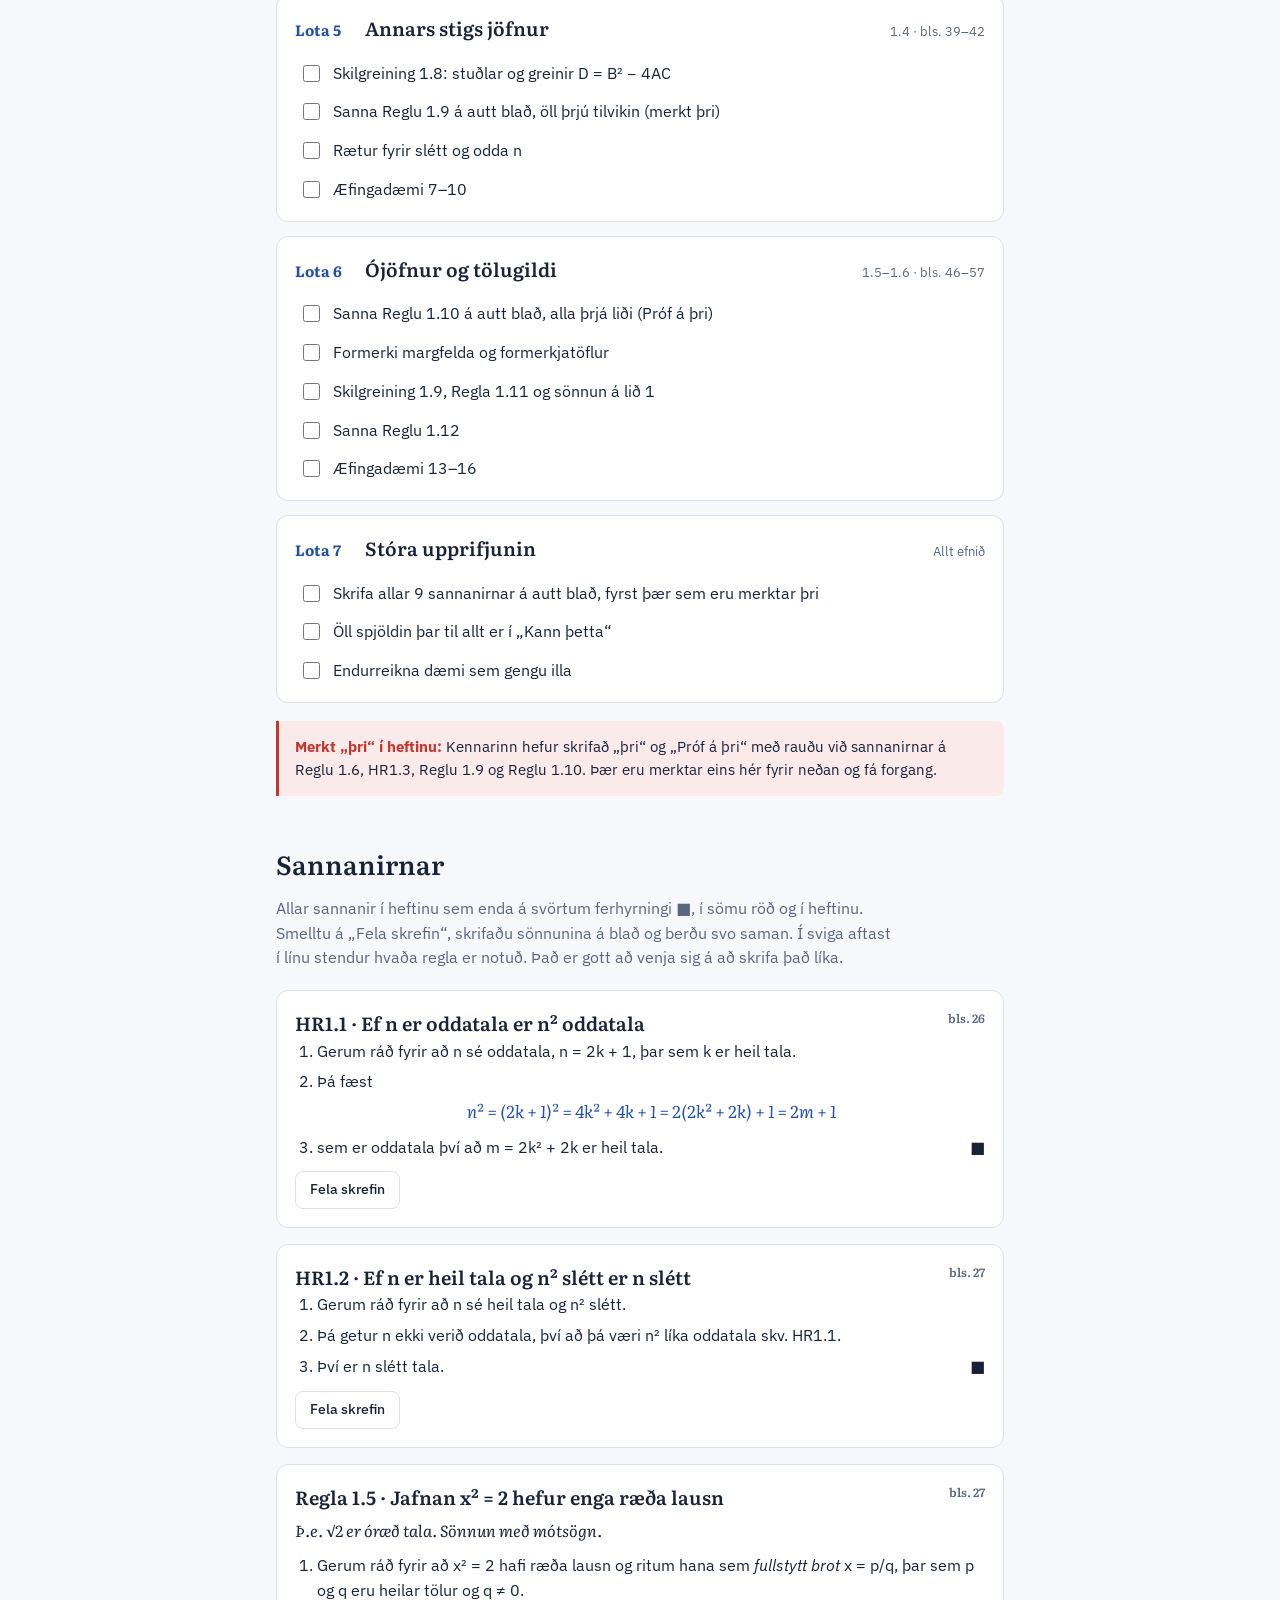
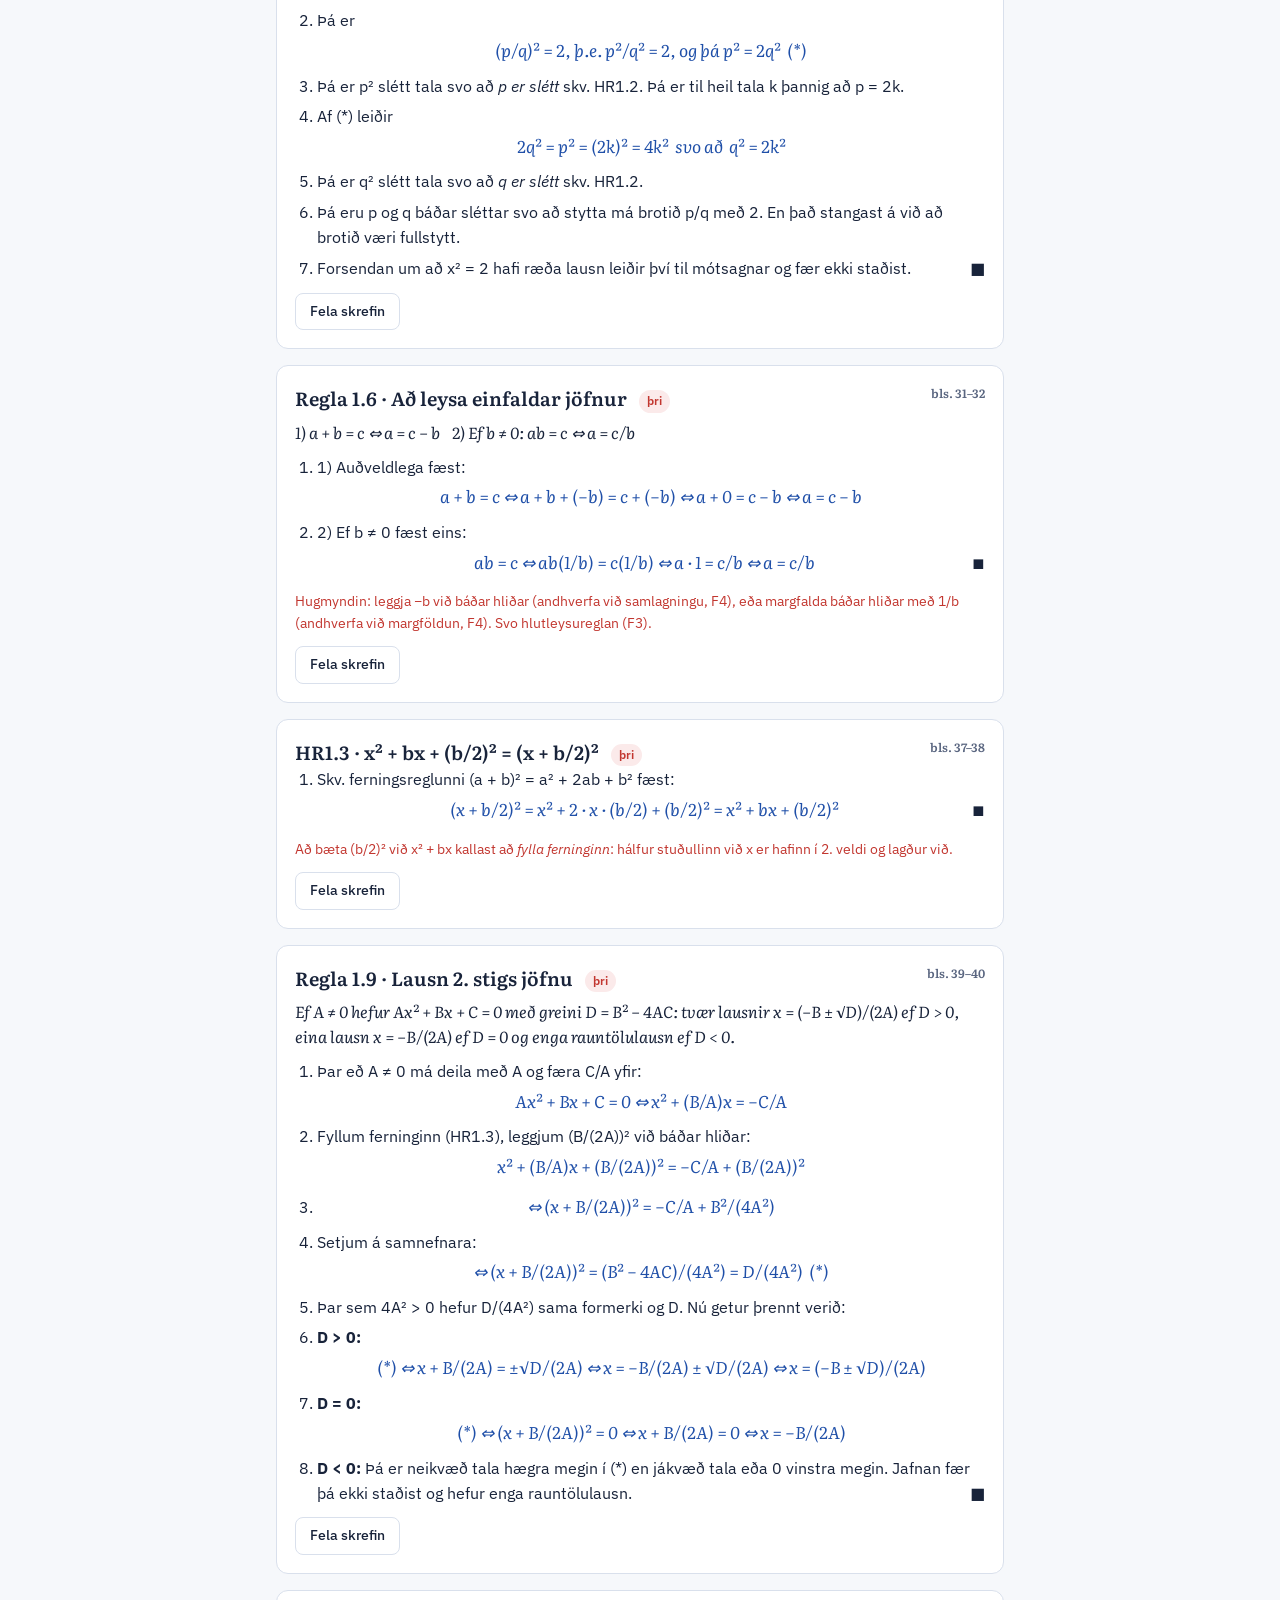
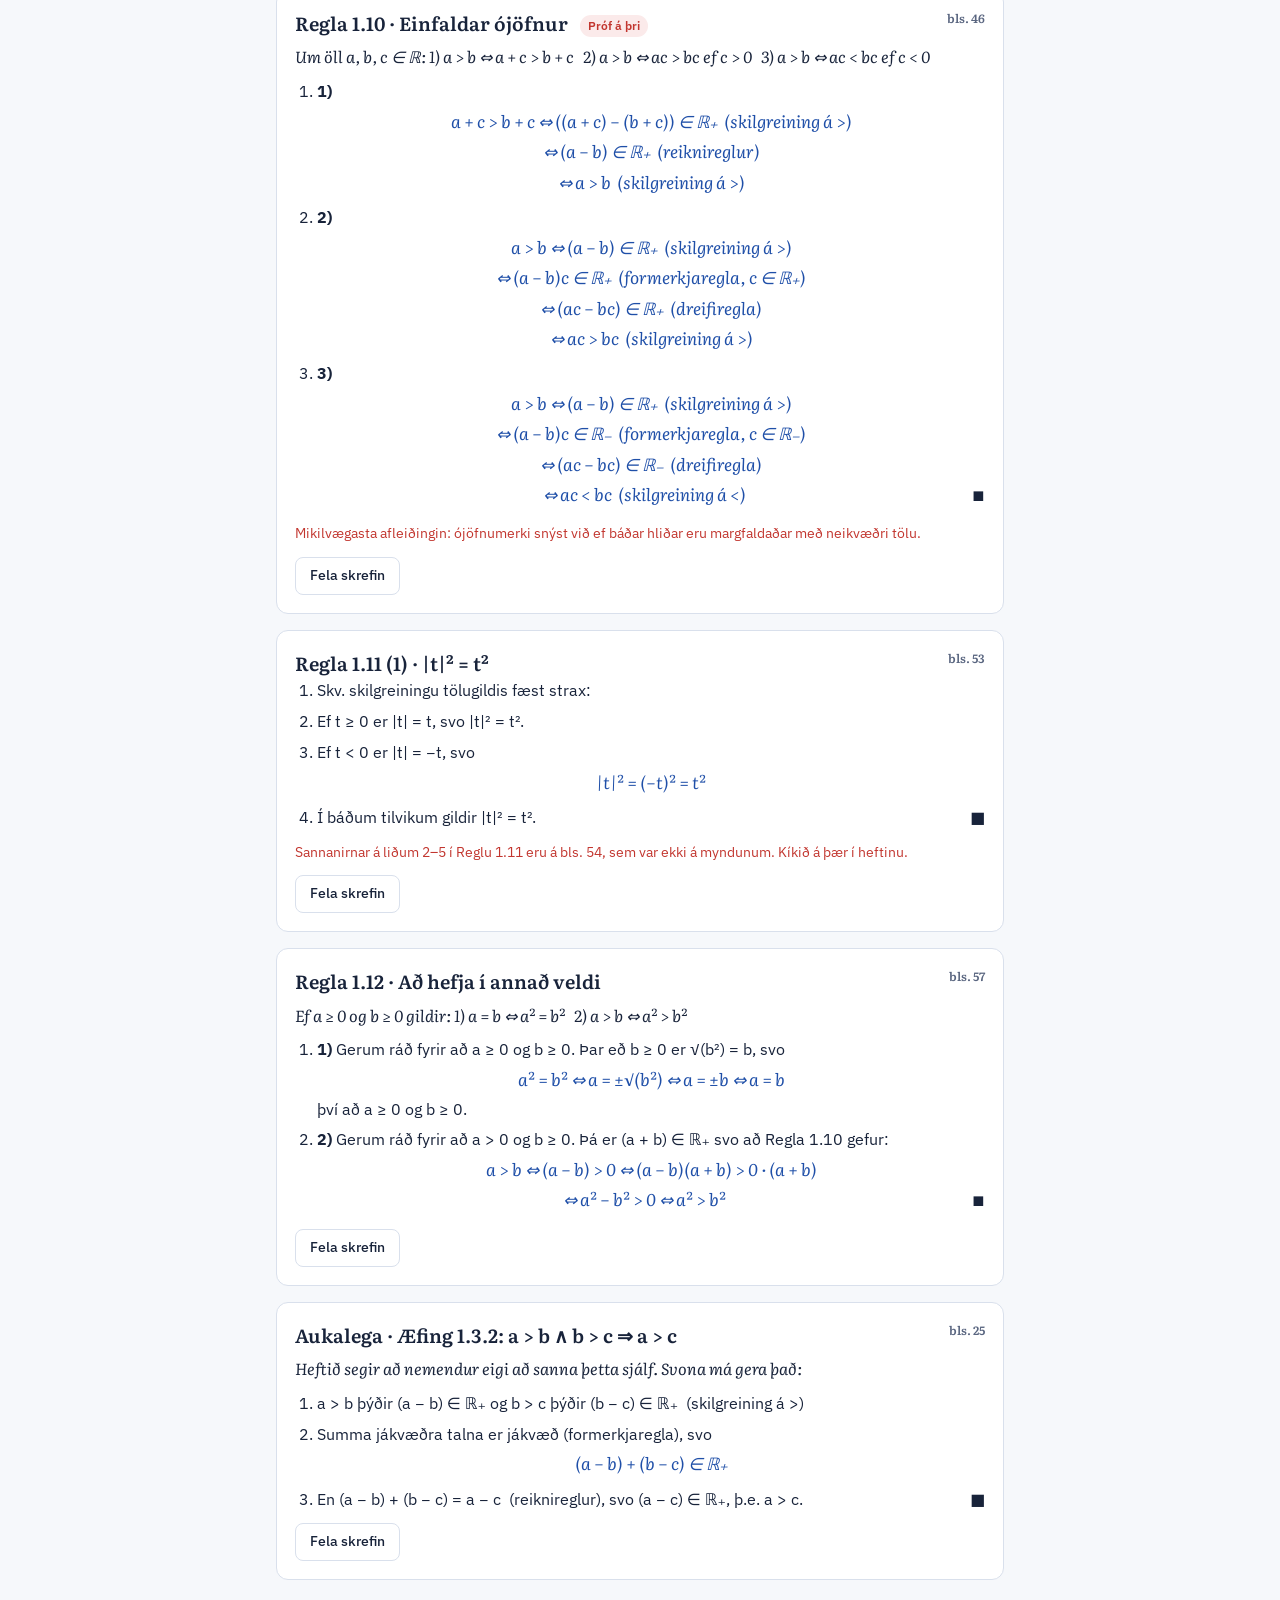
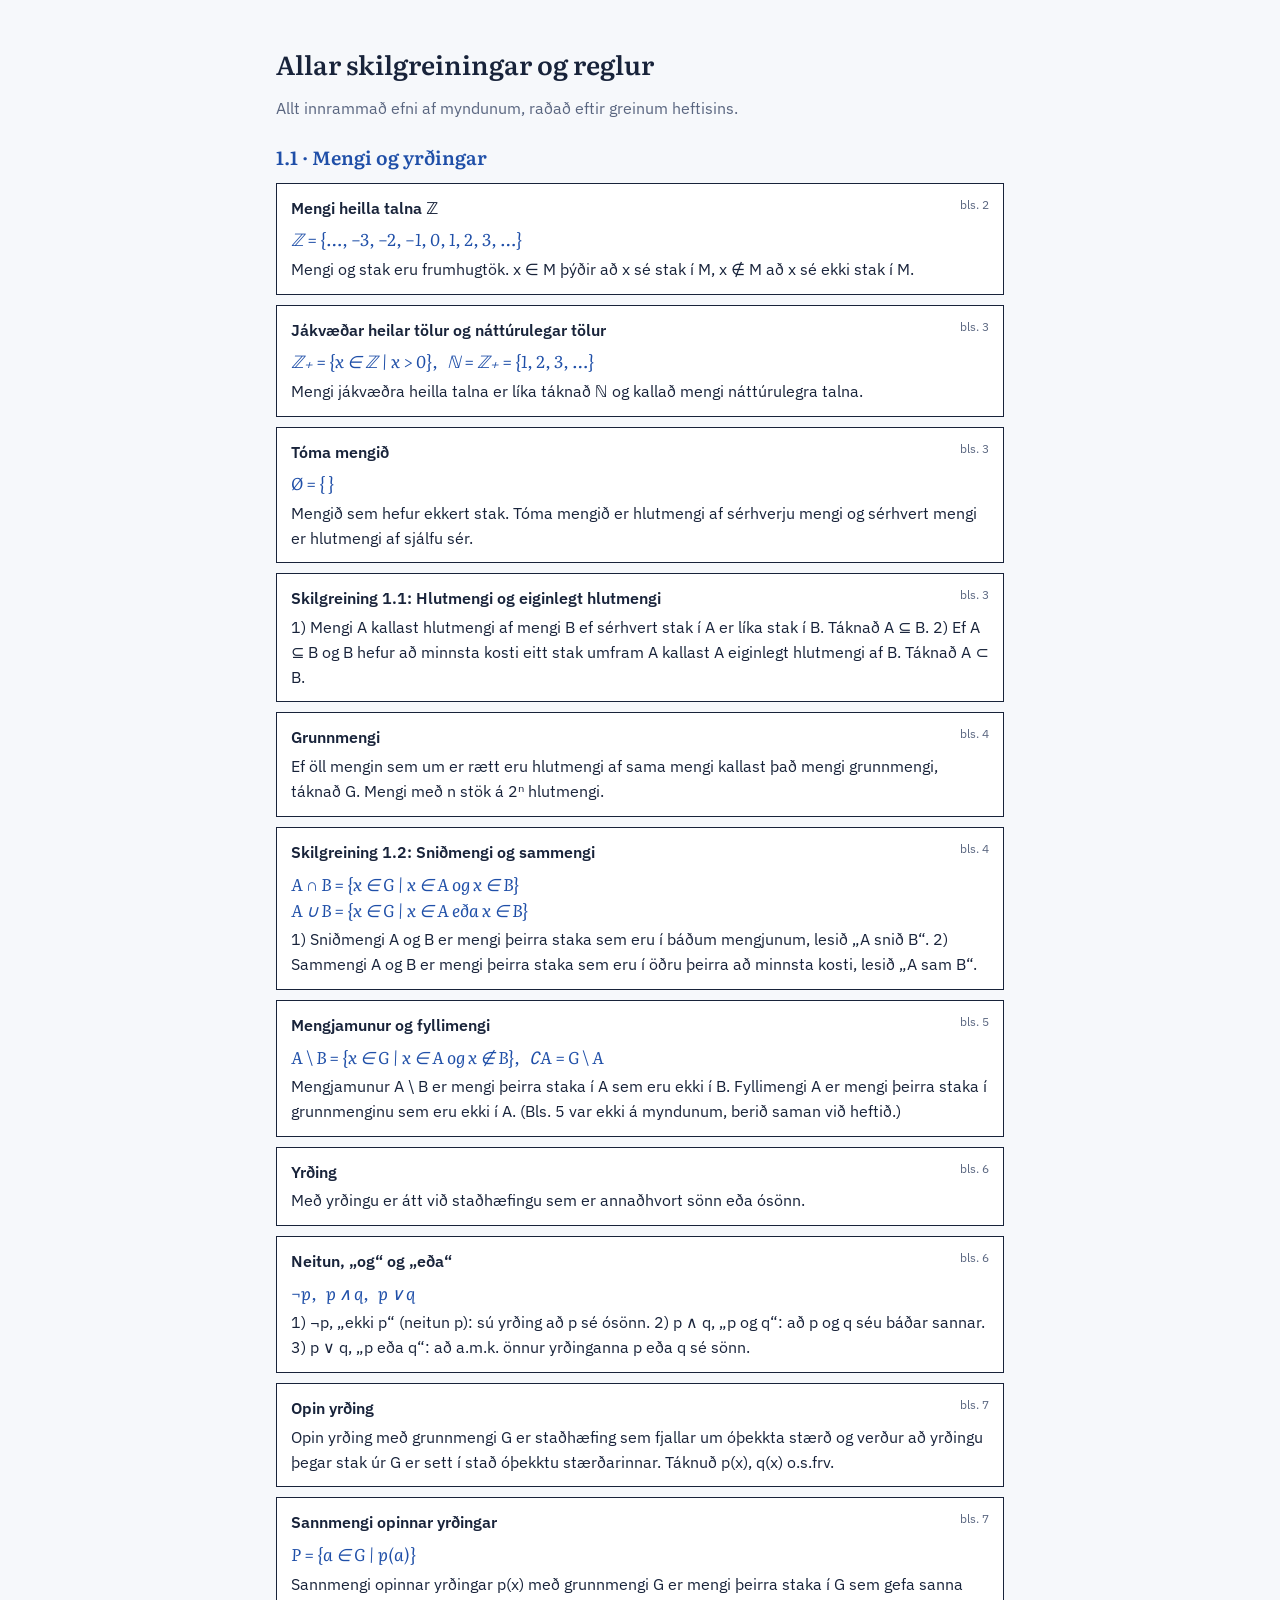
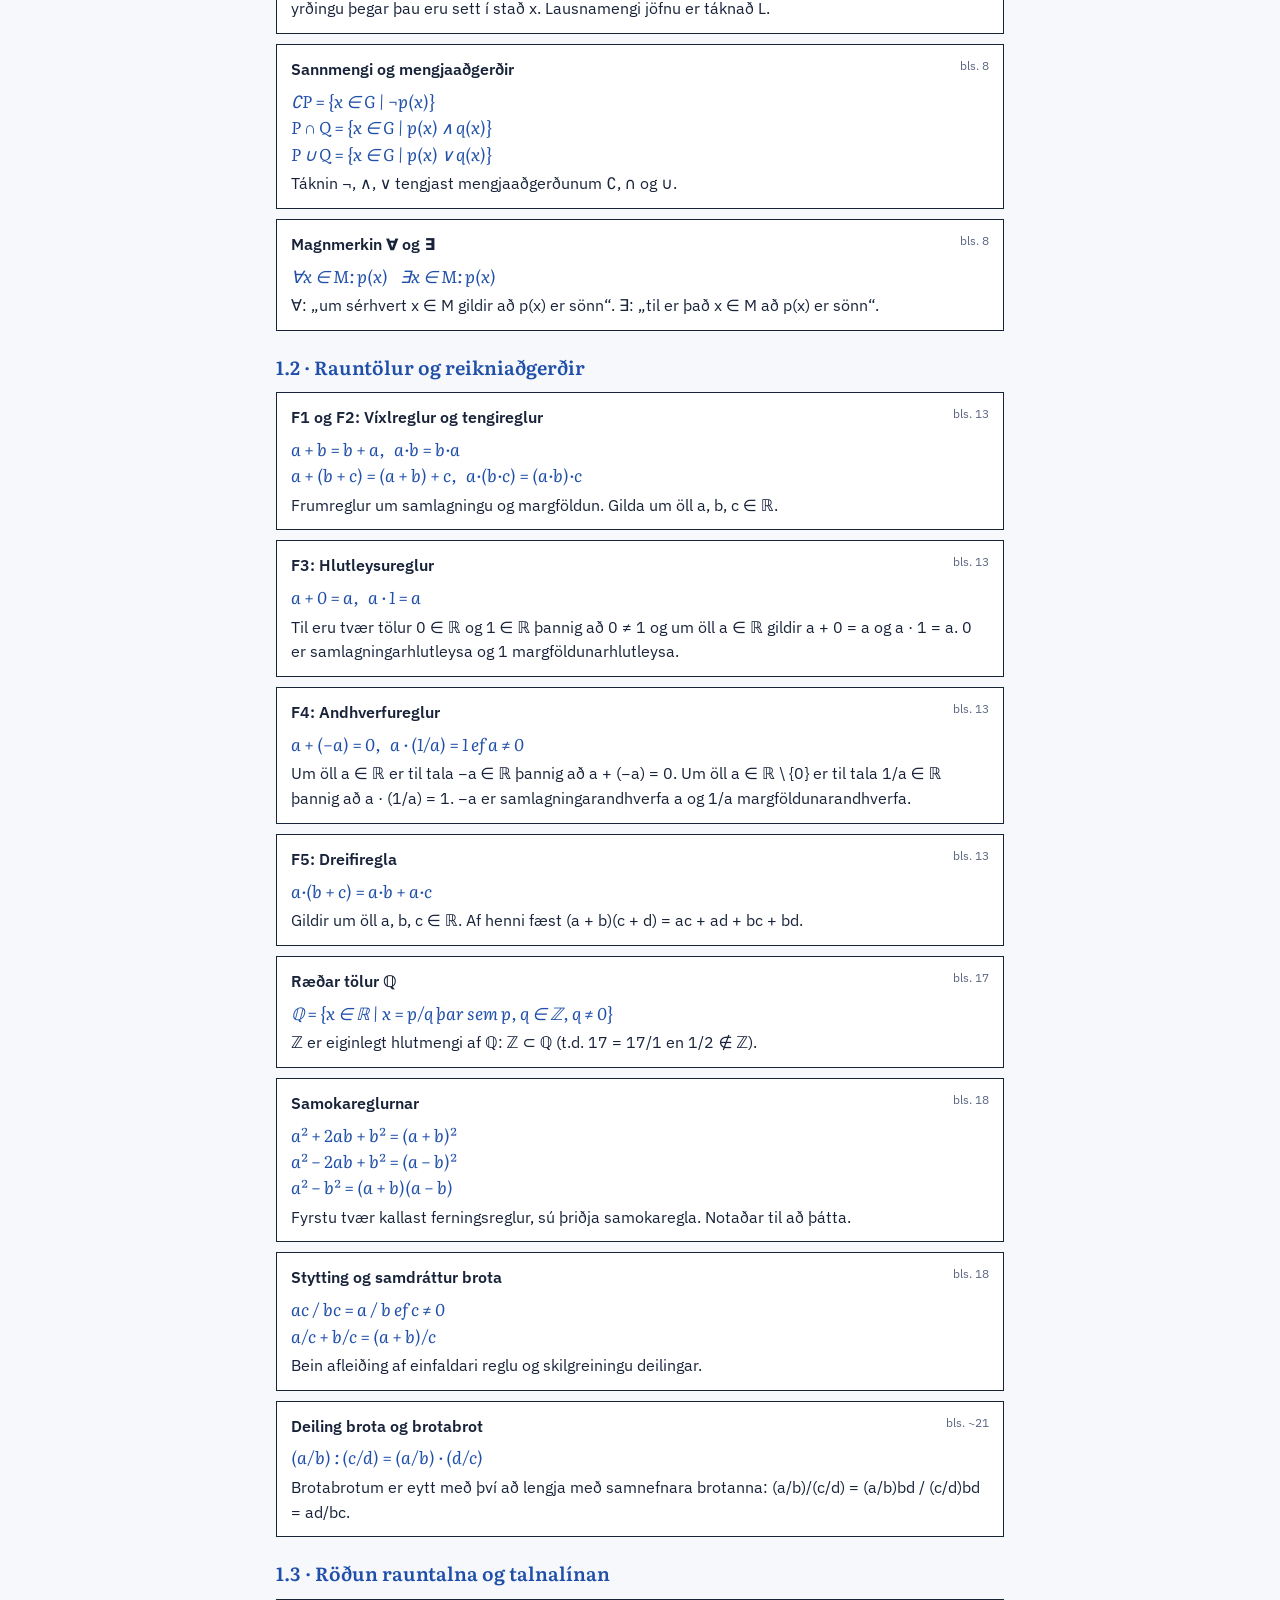
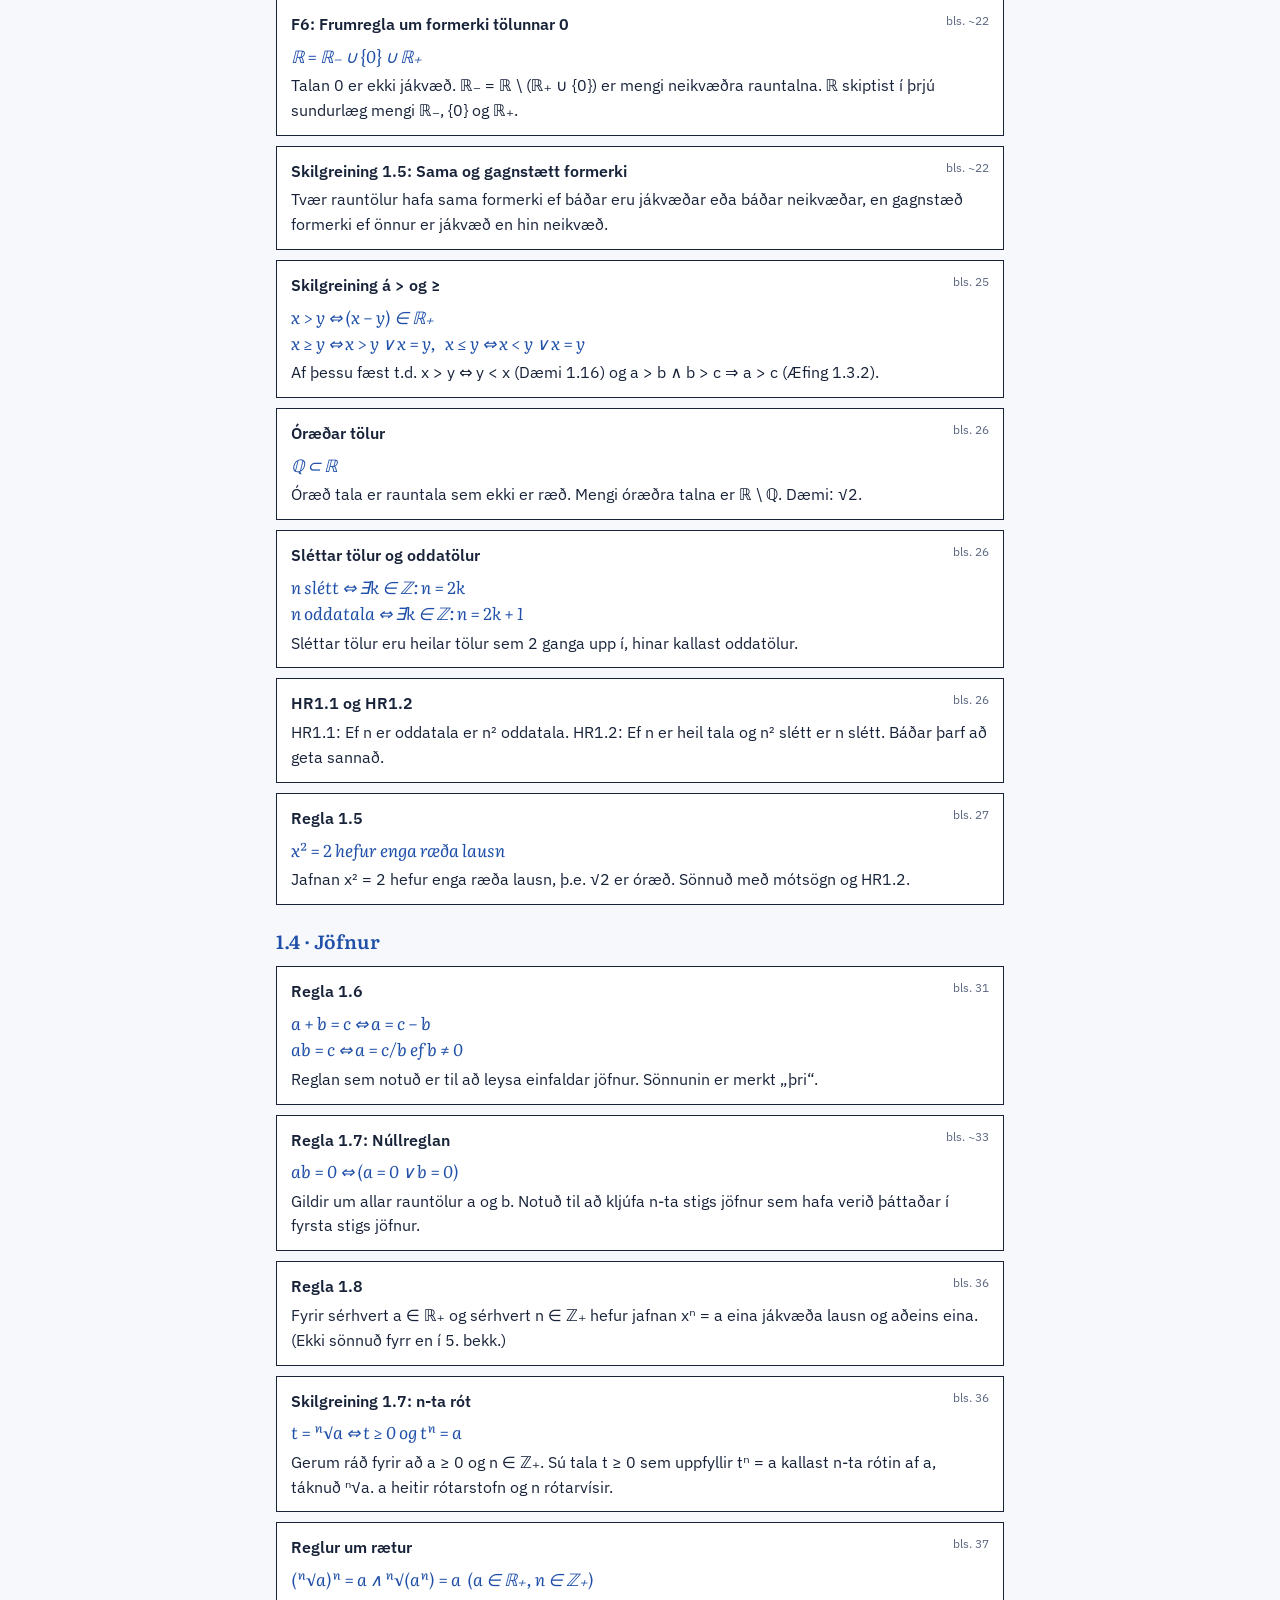
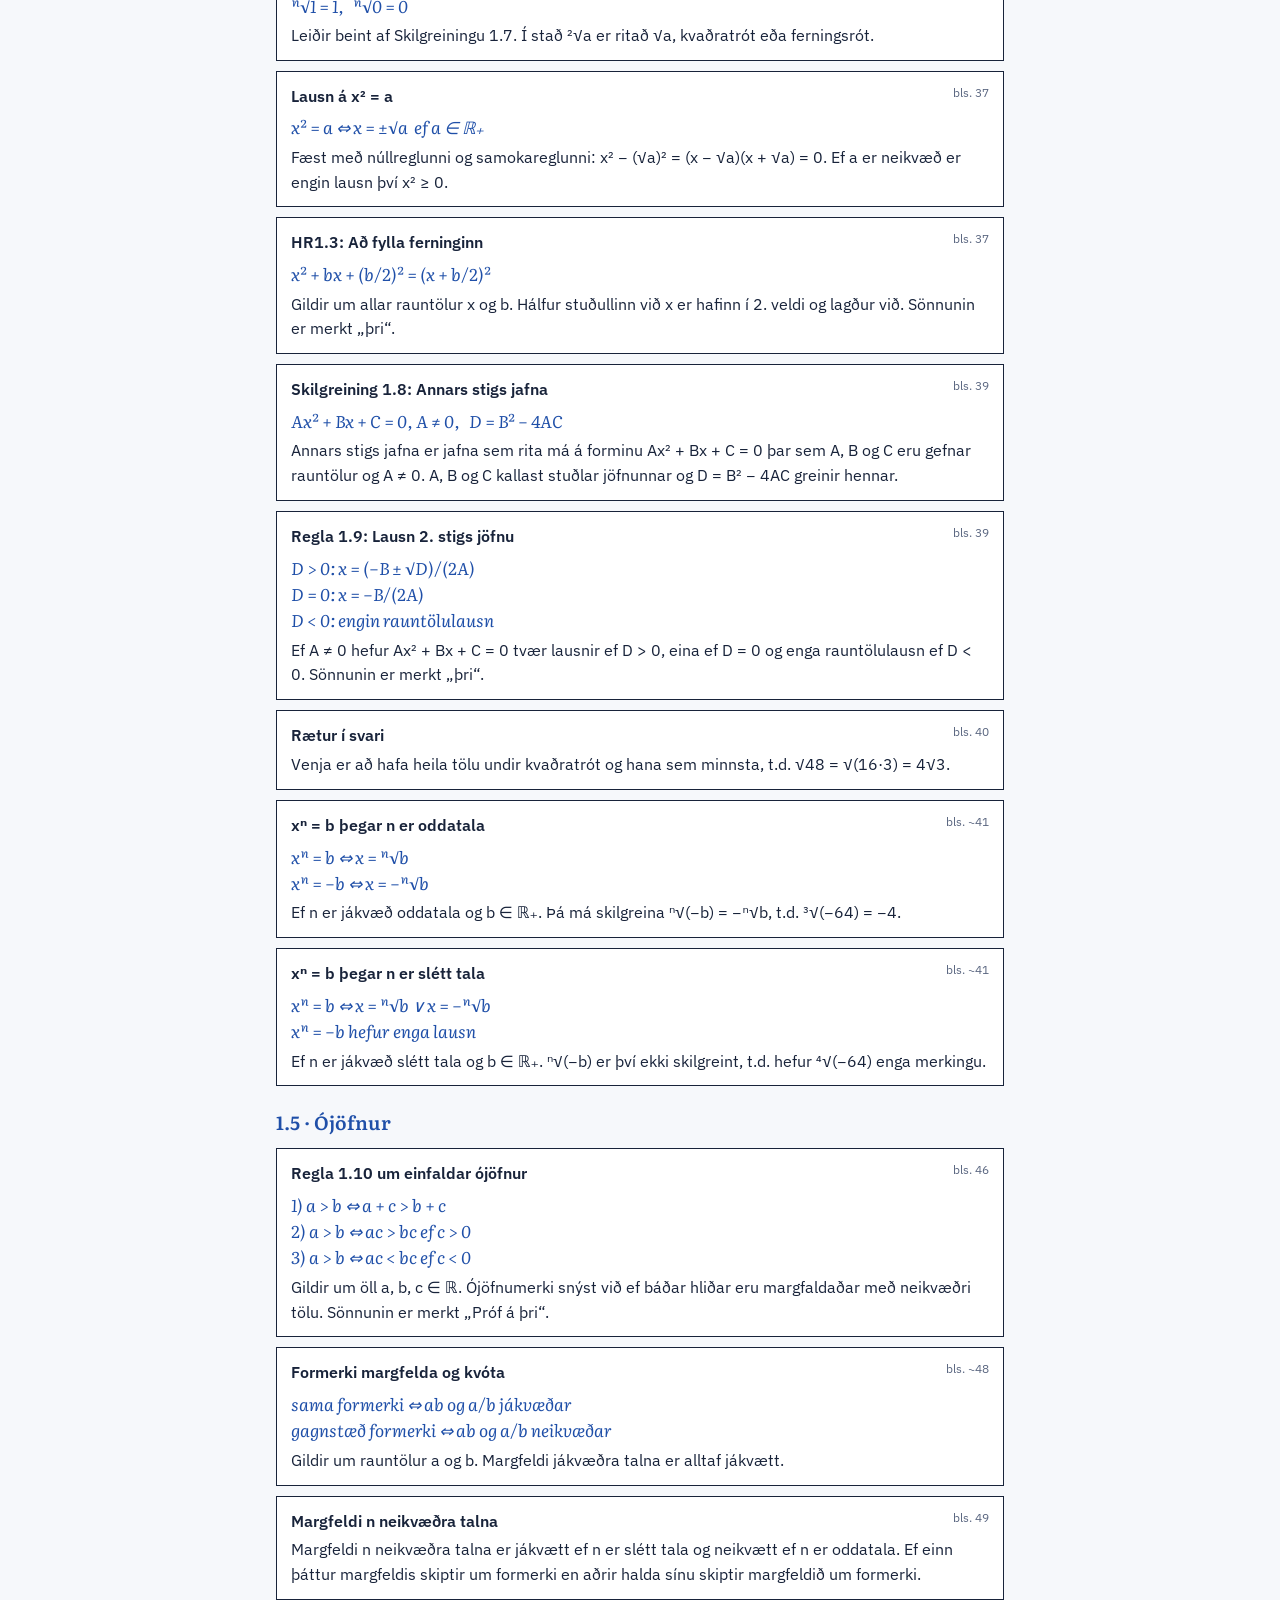
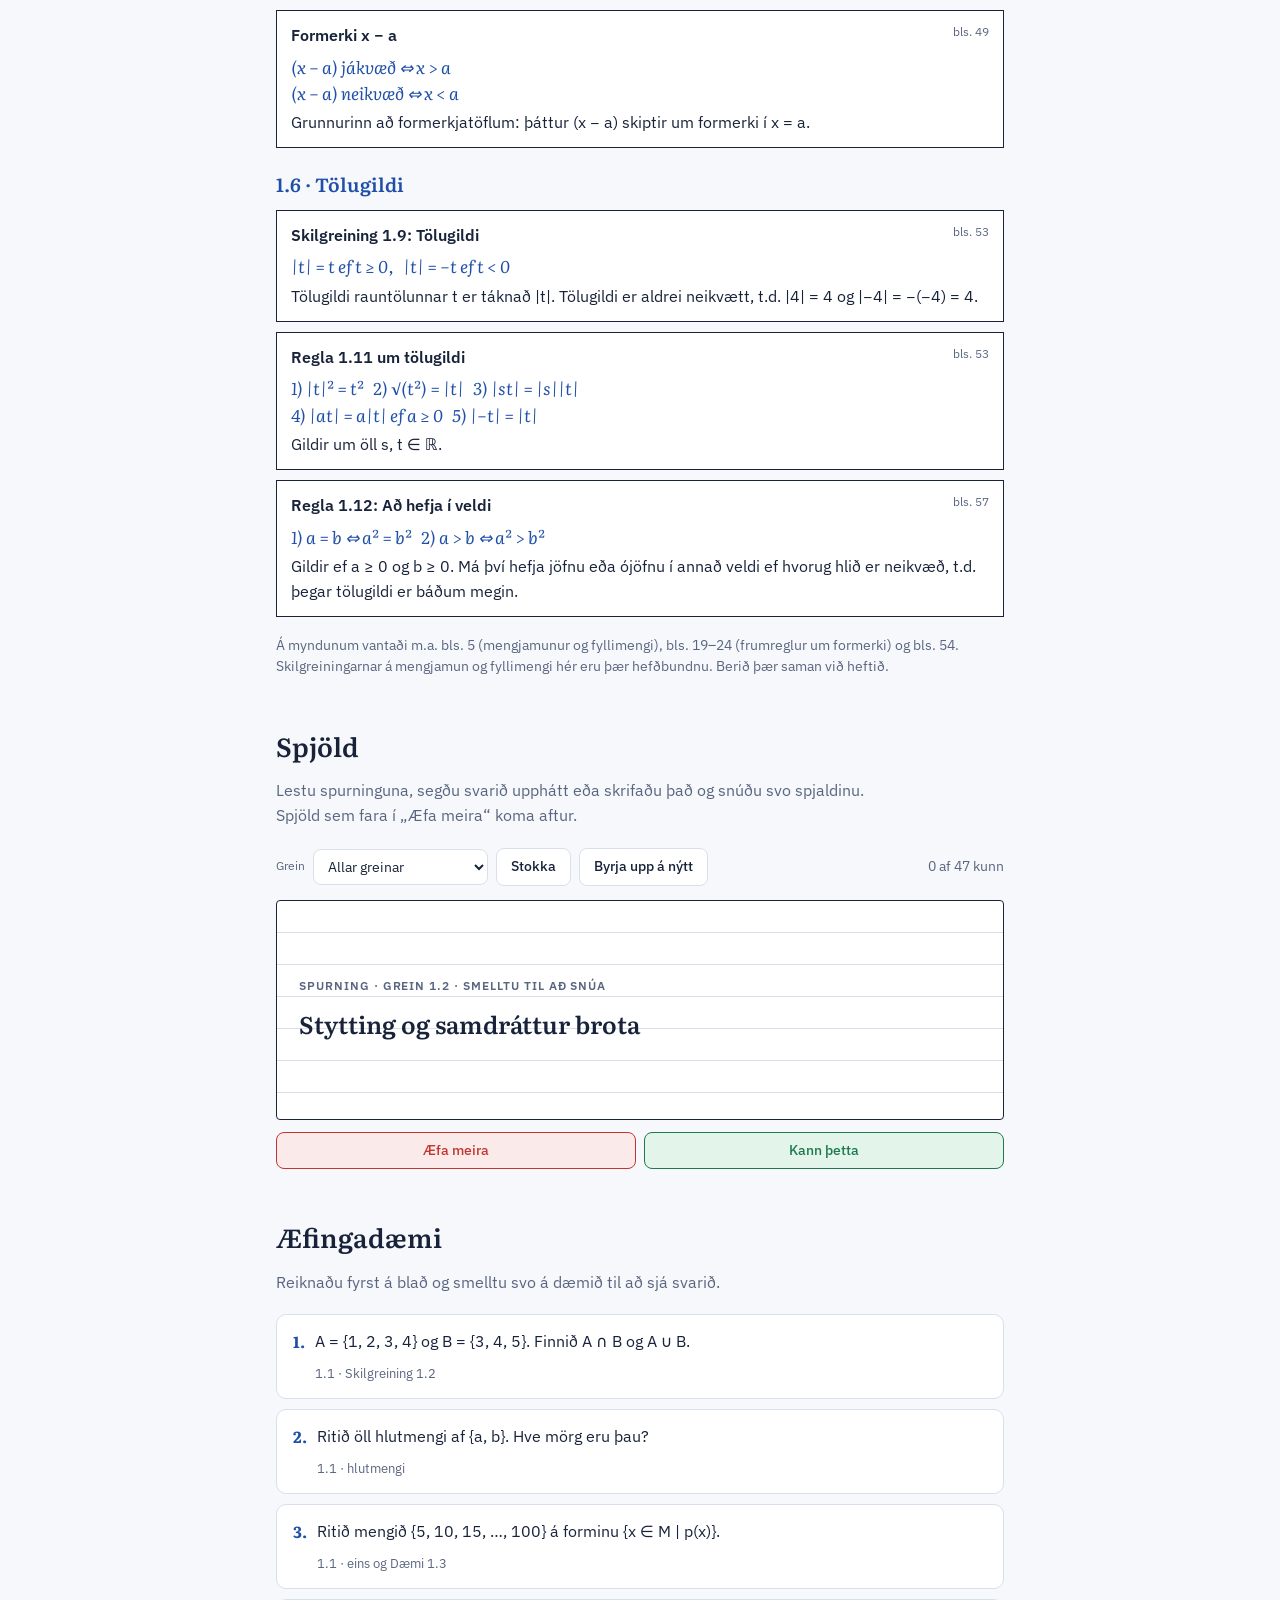
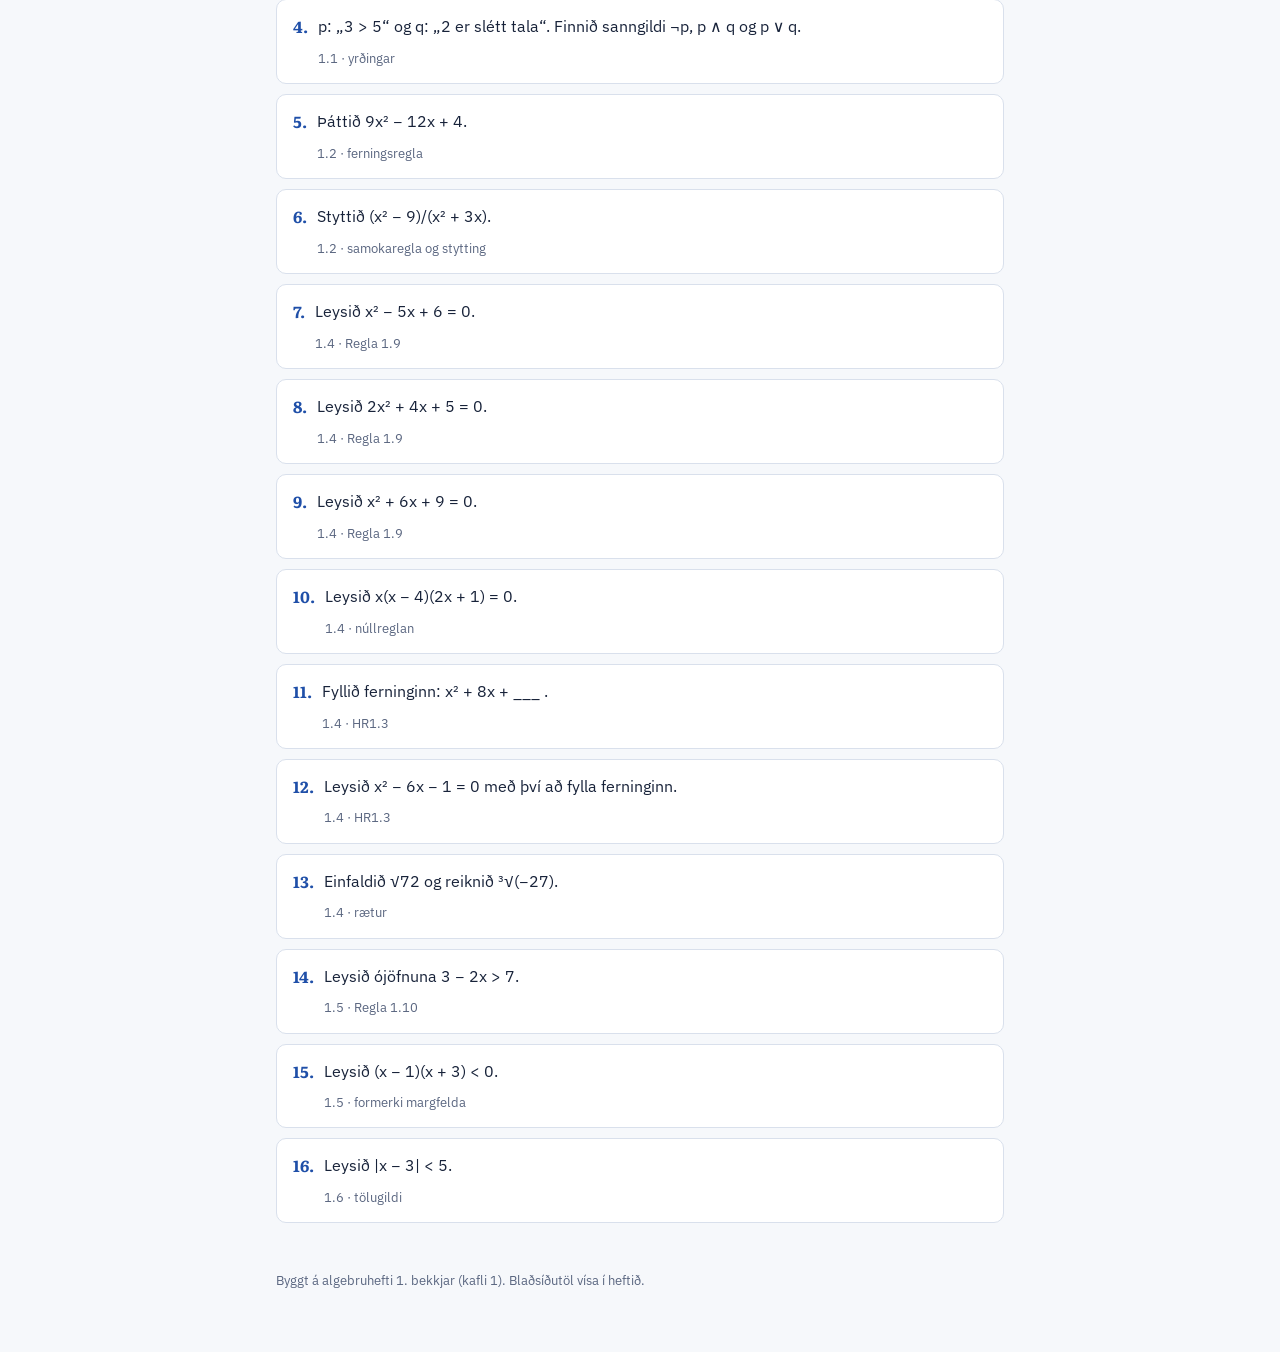
<file: algebra.html>
<!doctype html>
<html lang="is">
<head>
<meta charset="utf-8">
<meta name="viewport" content="width=device-width, initial-scale=1, viewport-fit=cover">
<title>Algebra – prófundirbúningur</title>
<link rel="preconnect" href="https://fonts.googleapis.com">
<link rel="preconnect" href="https://fonts.gstatic.com" crossorigin>
<link rel="stylesheet" href="https://fonts.googleapis.com/css2?family=Literata:ital,opsz,wght@0,7..72,400;0,7..72,600;0,7..72,700;1,7..72,400;1,7..72,600&family=IBM+Plex+Sans:wght@400;500;600&display=swap">
<link rel="stylesheet" href="style.css">
</head>
<body>

<header class="top">
  <div class="wrap">
    <nav class="subjects" aria-label="Námsgreinar">
      <a href="./">Flatarmyndir</a>
      <a href="algebra.html" aria-current="page">Algebra</a>
    </nav>
    <div class="eyebrow">Stærðfræði · 1. bekkur MR</div>
    <h1>Algebra – prófundirbúningur</h1>
    <p class="lede">Mengi, yrðingar, rauntölur, jöfnur, ójöfnur og tölugildi. Hér eru allar innrammaðar reglur og skilgreiningar, allar sannanir sem enda á ■ skref fyrir skref, spjöld og æfingadæmi með svörum. Hakaðu við jafnóðum, framvindan vistast í þessum vafra.</p>
    <div class="scope">
      <span class="chip">1.1 Mengi og yrðingar</span>
      <span class="chip">1.2 Rauntölur</span>
      <span class="chip">1.3 Röðun</span>
      <span class="chip">1.4 Jöfnur</span>
      <span class="chip">1.5 Ójöfnur</span>
      <span class="chip">1.6 Tölugildi</span>
      <span class="chip red">9 sannanir</span>
    </div>
  </div>
</header>

<nav class="bar" aria-label="Kaflar síðunnar">
  <div class="wrap">
    <a href="#plan">Planið</a>
    <a href="#sannanir">Sannanir</a>
    <a href="#reglur">Reglur</a>
    <a href="#spjold">Spjöld</a>
    <a href="#aefing">Æfingadæmi</a>
  </div>
</nav>

<main class="wrap">

<section id="plan">
  <div class="sec-head">
    <h2>Námsplanið</h2>
    <p>Sjö lotur, hver um 45–60 mínútur. Í algebrunni eru sannanirnar aðalatriðið, svo hver lota endar á því að skrifa sönnun á autt blað. Ef stutt er í prófið má sameina lotur 1+2 og 3+4.</p>
  </div>
  <div class="progress"><span id="progText">0 af 0 atriðum</span><div class="meter"><i id="progBar"></i></div></div>
  <div class="sessions" id="sessions"></div>
  <div class="tip"><strong>Merkt „þri“ í heftinu:</strong> Kennarinn hefur skrifað „þri“ og „Próf á þri“ með rauðu við sannanirnar á Reglu 1.6, HR1.3, Reglu 1.9 og Reglu 1.10. Þær eru merktar eins hér fyrir neðan og fá forgang.</div>
</section>

<section id="sannanir">
  <div class="sec-head">
    <h2>Sannanirnar</h2>
    <p>Allar sannanir í heftinu sem enda á svörtum ferhyrningi ■, í sömu röð og í heftinu. Smelltu á „Fela skrefin“, skrifaðu sönnunina á blað og berðu svo saman. Í sviga aftast í línu stendur hvaða regla er notuð. Það er gott að venja sig á að skrifa það líka.</p>
  </div>

  <article class="proof nofig hideable">
    <div class="txt">
      <h3>HR1.1 · Ef n er oddatala er n² oddatala <span class="page">bls. 26</span></h3>
      <ol>
        <li>Gerum ráð fyrir að n sé oddatala, n = 2k + 1, þar sem k er heil tala.</li>
        <li>Þá fæst <span class="eq">n² = (2k + 1)² = 4k² + 4k + 1 = 2(2k² + 2k) + 1 = 2m + 1</span></li>
        <li>sem er oddatala því að m = 2k² + 2k er heil tala. <span class="qed">■</span></li>
      </ol>
      <button class="btn" type="button" data-toggle>Fela skrefin</button>
    </div>
  </article>

  <article class="proof nofig hideable">
    <div class="txt">
      <h3>HR1.2 · Ef n er heil tala og n² slétt er n slétt <span class="page">bls. 27</span></h3>
      <ol>
        <li>Gerum ráð fyrir að n sé heil tala og n² slétt.</li>
        <li>Þá getur n ekki verið oddatala, því að þá væri n² líka oddatala skv. HR1.1.</li>
        <li>Því er n slétt tala. <span class="qed">■</span></li>
      </ol>
      <button class="btn" type="button" data-toggle>Fela skrefin</button>
    </div>
  </article>

  <article class="proof nofig hideable">
    <div class="txt">
      <h3>Regla 1.5 · Jafnan x² = 2 hefur enga ræða lausn <span class="page">bls. 27</span></h3>
      <p class="stmt">Þ.e. √2 er óræð tala. Sönnun með mótsögn.</p>
      <ol>
        <li>Gerum ráð fyrir að x² = 2 hafi ræða lausn og ritum hana sem <em>fullstytt brot</em> x = p/q, þar sem p og q eru heilar tölur og q ≠ 0.</li>
        <li>Þá er <span class="eq">(p/q)² = 2, þ.e. p²/q² = 2, og þá p² = 2q² &nbsp;(*)</span></li>
        <li>Þá er p² slétt tala svo að <em>p er slétt</em> skv. HR1.2. Þá er til heil tala k þannig að p = 2k.</li>
        <li>Af (*) leiðir <span class="eq">2q² = p² = (2k)² = 4k² &nbsp;svo að&nbsp; q² = 2k²</span></li>
        <li>Þá er q² slétt tala svo að <em>q er slétt</em> skv. HR1.2.</li>
        <li>Þá eru p og q báðar sléttar svo að stytta má brotið p/q með 2. En það stangast á við að brotið væri fullstytt.</li>
        <li>Forsendan um að x² = 2 hafi ræða lausn leiðir því til mótsagnar og fær ekki staðist. <span class="qed">■</span></li>
      </ol>
      <button class="btn" type="button" data-toggle>Fela skrefin</button>
    </div>
  </article>

  <article class="proof nofig hideable">
    <div class="txt">
      <h3>Regla 1.6 · Að leysa einfaldar jöfnur <span class="flag">þri</span> <span class="page">bls. 31–32</span></h3>
      <p class="stmt">1) a + b = c ⇔ a = c − b &nbsp;&nbsp; 2) Ef b ≠ 0: ab = c ⇔ a = c/b</p>
      <ol>
        <li>1) Auðveldlega fæst: <span class="eq">a + b = c ⇔ a + b + (−b) = c + (−b) ⇔ a + 0 = c − b ⇔ a = c − b</span></li>
        <li>2) Ef b ≠ 0 fæst eins: <span class="eq">ab = c ⇔ ab(1/b) = c(1/b) ⇔ a · 1 = c/b ⇔ a = c/b <span class="qed">■</span></span></li>
      </ol>
      <p class="note">Hugmyndin: leggja −b við báðar hliðar (andhverfa við samlagningu, F4), eða margfalda báðar hliðar með 1/b (andhverfa við margföldun, F4). Svo hlutleysureglan (F3).</p>
      <button class="btn" type="button" data-toggle>Fela skrefin</button>
    </div>
  </article>

  <article class="proof nofig hideable">
    <div class="txt">
      <h3>HR1.3 · x² + bx + (b/2)² = (x + b/2)² <span class="flag">þri</span> <span class="page">bls. 37–38</span></h3>
      <ol>
        <li>Skv. ferningsreglunni (a + b)² = a² + 2ab + b² fæst: <span class="eq">(x + b/2)² = x² + 2 · x · (b/2) + (b/2)² = x² + bx + (b/2)² <span class="qed">■</span></span></li>
      </ol>
      <p class="note">Að bæta (b/2)² við x² + bx kallast að <em>fylla ferninginn</em>: hálfur stuðullinn við x er hafinn í 2. veldi og lagður við.</p>
      <button class="btn" type="button" data-toggle>Fela skrefin</button>
    </div>
  </article>

  <article class="proof nofig hideable">
    <div class="txt">
      <h3>Regla 1.9 · Lausn 2. stigs jöfnu <span class="flag">þri</span> <span class="page">bls. 39–40</span></h3>
      <p class="stmt">Ef A ≠ 0 hefur Ax² + Bx + C = 0 með greini D = B² − 4AC: tvær lausnir x = (−B ± √D)/(2A) ef D &gt; 0, eina lausn x = −B/(2A) ef D = 0 og enga rauntölulausn ef D &lt; 0.</p>
      <ol>
        <li>Þar eð A ≠ 0 má deila með A og færa C/A yfir: <span class="eq">Ax² + Bx + C = 0 ⇔ x² + (B/A)x = −C/A</span></li>
        <li>Fyllum ferninginn (HR1.3), leggjum (B/(2A))² við báðar hliðar: <span class="eq">x² + (B/A)x + (B/(2A))² = −C/A + (B/(2A))²</span></li>
        <li><span class="eq">⇔ (x + B/(2A))² = −C/A + B²/(4A²)</span></li>
        <li>Setjum á samnefnara: <span class="eq">⇔ (x + B/(2A))² = (B² − 4AC)/(4A²) = D/(4A²) &nbsp;(*)</span></li>
        <li>Þar sem 4A² &gt; 0 hefur D/(4A²) sama formerki og D. Nú getur þrennt verið:</li>
        <li><b>D &gt; 0:</b> <span class="eq">(*) ⇔ x + B/(2A) = ±√D/(2A) ⇔ x = −B/(2A) ± √D/(2A) ⇔ x = (−B ± √D)/(2A)</span></li>
        <li><b>D = 0:</b> <span class="eq">(*) ⇔ (x + B/(2A))² = 0 ⇔ x + B/(2A) = 0 ⇔ x = −B/(2A)</span></li>
        <li><b>D &lt; 0:</b> Þá er neikvæð tala hægra megin í (*) en jákvæð tala eða 0 vinstra megin. Jafnan fær þá ekki staðist og hefur enga rauntölulausn. <span class="qed">■</span></li>
      </ol>
      <button class="btn" type="button" data-toggle>Fela skrefin</button>
    </div>
  </article>

  <article class="proof nofig hideable">
    <div class="txt">
      <h3>Regla 1.10 · Einfaldar ójöfnur <span class="flag">Próf á þri</span> <span class="page">bls. 46</span></h3>
      <p class="stmt">Um öll a, b, c ∈ ℝ: 1) a &gt; b ⇔ a + c &gt; b + c &nbsp; 2) a &gt; b ⇔ ac &gt; bc ef c &gt; 0 &nbsp; 3) a &gt; b ⇔ ac &lt; bc ef c &lt; 0</p>
      <ol>
        <li><b>1)</b> <span class="eq">a + c &gt; b + c ⇔ ((a + c) − (b + c)) ∈ ℝ₊ &nbsp;(skilgreining á &gt;)</span><span class="eq">⇔ (a − b) ∈ ℝ₊ &nbsp;(reiknireglur)</span><span class="eq">⇔ a &gt; b &nbsp;(skilgreining á &gt;)</span></li>
        <li><b>2)</b> <span class="eq">a &gt; b ⇔ (a − b) ∈ ℝ₊ &nbsp;(skilgreining á &gt;)</span><span class="eq">⇔ (a − b)c ∈ ℝ₊ &nbsp;(formerkjaregla, c ∈ ℝ₊)</span><span class="eq">⇔ (ac − bc) ∈ ℝ₊ &nbsp;(dreifiregla)</span><span class="eq">⇔ ac &gt; bc &nbsp;(skilgreining á &gt;)</span></li>
        <li><b>3)</b> <span class="eq">a &gt; b ⇔ (a − b) ∈ ℝ₊ &nbsp;(skilgreining á &gt;)</span><span class="eq">⇔ (a − b)c ∈ ℝ₋ &nbsp;(formerkjaregla, c ∈ ℝ₋)</span><span class="eq">⇔ (ac − bc) ∈ ℝ₋ &nbsp;(dreifiregla)</span><span class="eq">⇔ ac &lt; bc &nbsp;(skilgreining á &lt;) <span class="qed">■</span></span></li>
      </ol>
      <p class="note">Mikilvægasta afleiðingin: ójöfnumerki snýst við ef báðar hliðar eru margfaldaðar með neikvæðri tölu.</p>
      <button class="btn" type="button" data-toggle>Fela skrefin</button>
    </div>
  </article>

  <article class="proof nofig hideable">
    <div class="txt">
      <h3>Regla 1.11 (1) · |t|² = t² <span class="page">bls. 53</span></h3>
      <ol>
        <li>Skv. skilgreiningu tölugildis fæst strax:</li>
        <li>Ef t ≥ 0 er |t| = t, svo |t|² = t².</li>
        <li>Ef t &lt; 0 er |t| = −t, svo <span class="eq">|t|² = (−t)² = t²</span></li>
        <li>Í báðum tilvikum gildir |t|² = t². <span class="qed">■</span></li>
      </ol>
      <p class="note">Sannanirnar á liðum 2–5 í Reglu 1.11 eru á bls. 54, sem var ekki á myndunum. Kíkið á þær í heftinu.</p>
      <button class="btn" type="button" data-toggle>Fela skrefin</button>
    </div>
  </article>

  <article class="proof nofig hideable">
    <div class="txt">
      <h3>Regla 1.12 · Að hefja í annað veldi <span class="page">bls. 57</span></h3>
      <p class="stmt">Ef a ≥ 0 og b ≥ 0 gildir: 1) a = b ⇔ a² = b² &nbsp; 2) a &gt; b ⇔ a² &gt; b²</p>
      <ol>
        <li><b>1)</b> Gerum ráð fyrir að a ≥ 0 og b ≥ 0. Þar eð b ≥ 0 er √(b²) = b, svo <span class="eq">a² = b² ⇔ a = ±√(b²) ⇔ a = ±b ⇔ a = b</span> því að a ≥ 0 og b ≥ 0.</li>
        <li><b>2)</b> Gerum ráð fyrir að a &gt; 0 og b ≥ 0. Þá er (a + b) ∈ ℝ₊ svo að Regla 1.10 gefur: <span class="eq">a &gt; b ⇔ (a − b) &gt; 0 ⇔ (a − b)(a + b) &gt; 0 · (a + b)</span><span class="eq">⇔ a² − b² &gt; 0 ⇔ a² &gt; b² <span class="qed">■</span></span></li>
      </ol>
      <button class="btn" type="button" data-toggle>Fela skrefin</button>
    </div>
  </article>

  <article class="proof nofig hideable">
    <div class="txt">
      <h3>Aukalega · Æfing 1.3.2: a &gt; b ∧ b &gt; c ⇒ a &gt; c <span class="page">bls. 25</span></h3>
      <p class="stmt">Heftið segir að nemendur eigi að sanna þetta sjálf. Svona má gera það:</p>
      <ol>
        <li>a &gt; b þýðir (a − b) ∈ ℝ₊ og b &gt; c þýðir (b − c) ∈ ℝ₊ &nbsp;(skilgreining á &gt;)</li>
        <li>Summa jákvæðra talna er jákvæð (formerkjaregla), svo <span class="eq">(a − b) + (b − c) ∈ ℝ₊</span></li>
        <li>En (a − b) + (b − c) = a − c &nbsp;(reiknireglur), svo (a − c) ∈ ℝ₊, þ.e. a &gt; c. <span class="qed">■</span></li>
      </ol>
      <button class="btn" type="button" data-toggle>Fela skrefin</button>
    </div>
  </article>
</section>

<section id="reglur">
  <div class="sec-head">
    <h2>Allar skilgreiningar og reglur</h2>
    <p>Allt innrammað efni af myndunum, raðað eftir greinum heftisins.</p>
  </div>
  <div id="rulesList"></div>
  <p class="missing">Á myndunum vantaði m.a. bls. 5 (mengjamunur og fyllimengi), bls. 19–24 (frumreglur um formerki) og bls. 54. Skilgreiningarnar á mengjamun og fyllimengi hér eru þær hefðbundnu. Berið þær saman við heftið.</p>
</section>

<section id="spjold">
  <div class="sec-head">
    <h2>Spjöld</h2>
    <p>Lestu spurninguna, segðu svarið upphátt eða skrifaðu það og snúðu svo spjaldinu. Spjöld sem fara í „Æfa meira“ koma aftur.</p>
  </div>
  <div class="fc-controls">
    <label for="fcFilter" class="tag">Grein</label>
    <select id="fcFilter">
      <option value="all">Allar greinar</option>
      <option value="1.1">1.1 Mengi og yrðingar</option>
      <option value="1.2">1.2 Rauntölur</option>
      <option value="1.3">1.3 Röðun</option>
      <option value="1.4">1.4 Jöfnur</option>
      <option value="1.5">1.5 Ójöfnur</option>
      <option value="1.6">1.6 Tölugildi</option>
    </select>
    <button class="btn" type="button" id="fcShuffle">Stokka</button>
    <button class="btn" type="button" id="fcReset">Byrja upp á nýtt</button>
    <span class="fc-count" id="fcCount"></span>
  </div>
  <button class="card" type="button" id="fcCard" aria-live="polite"></button>
  <div class="fc-actions">
    <button class="btn bad" type="button" id="fcAgain">Æfa meira</button>
    <button class="btn good" type="button" id="fcKnow">Kann þetta</button>
  </div>
</section>

<section id="aefing">
  <div class="sec-head">
    <h2>Æfingadæmi</h2>
    <p>Reiknaðu fyrst á blað og smelltu svo á dæmið til að sjá svarið.</p>
  </div>
  <div class="probs" id="probs"></div>
</section>

</main>
<footer><div class="wrap">Byggt á algebruhefti 1. bekkjar (kafli 1). Blaðsíðutöl vísa í heftið.</div></footer>

<script>
const store = {
  get(k, d) { try { const v = localStorage.getItem(k); return v ? JSON.parse(v) : d; } catch { return d; } },
  set(k, v) { try { localStorage.setItem(k, JSON.stringify(v)); } catch {} }
};

/* ---------- Plan ---------- */
const sessions = [
  { t: "Mengi og yrðingar", k: "1.1 · bls. 1–8", tasks: [
    "Lesa um mengi: ℤ, ℕ, Ø, hlutmengi, sniðmengi, sammengi, mengjamun og fyllimengi",
    "Teikna Venn-myndir af A ∩ B og A ∪ B",
    "Yrðingar: ¬p, p ∧ q, p ∨ q, opnar yrðingar, sannmengi, ∀ og ∃",
    "Spjöldin fyrir grein 1.1"
  ]},
  { t: "Frumreglur og reikniaðgerðir", k: "1.2 · bls. 13–21", tasks: [
    "Læra frumreglur F1–F5 með nöfnum (víxl-, tengi-, hlutleysu-, andhverfu-, dreifiregla)",
    "Ræðar tölur ℚ og Z ⊂ ℚ",
    "Samokareglurnar þrjár, stytting, samdráttur og deiling brota",
    "Spjöldin fyrir grein 1.2 og æfingadæmi 4–6"
  ]},
  { t: "Röðun og √2 er óræð", k: "1.3 · bls. 22–27", tasks: [
    "F6, ℝ₋, {0}, ℝ₊ og Skilgreining 1.5 um formerki",
    "Skilgreining á > og Dæmi 1.16 (x > y ⇔ y < x)",
    "Sanna HR1.1 og HR1.2 á autt blað",
    "Sanna Reglu 1.5 (√2 er óræð) á autt blað"
  ]},
  { t: "Jöfnur og rætur", k: "1.4 · bls. 31–38", tasks: [
    "Sanna Reglu 1.6 á autt blað (merkt þri)",
    "Núllreglan, Regla 1.8 og Skilgreining 1.7 um n-tu rót",
    "Sanna HR1.3 á autt blað (merkt þri)",
    "Fylla ferninginn: æfingadæmi 11 og 12"
  ]},
  { t: "Annars stigs jöfnur", k: "1.4 · bls. 39–42", tasks: [
    "Skilgreining 1.8: stuðlar og greinir D = B² − 4AC",
    "Sanna Reglu 1.9 á autt blað, öll þrjú tilvikin (merkt þri)",
    "Rætur fyrir slétt og odda n",
    "Æfingadæmi 7–10"
  ]},
  { t: "Ójöfnur og tölugildi", k: "1.5–1.6 · bls. 46–57", tasks: [
    "Sanna Reglu 1.10 á autt blað, alla þrjá liði (Próf á þri)",
    "Formerki margfelda og formerkjatöflur",
    "Skilgreining 1.9, Regla 1.11 og sönnun á lið 1",
    "Sanna Reglu 1.12",
    "Æfingadæmi 13–16"
  ]},
  { t: "Stóra upprifjunin", k: "Allt efnið", tasks: [
    "Skrifa allar 9 sannanirnar á autt blað, fyrst þær sem eru merktar þri",
    "Öll spjöldin þar til allt er í „Kann þetta“",
    "Endurreikna dæmi sem gengu illa"
  ]}
];
const doneKey = "alg-plan-done";
let done = store.get(doneKey, {});
const sEl = document.getElementById("sessions");
sessions.forEach((s, i) => {
  const art = document.createElement("article");
  art.className = "session";
  art.innerHTML = `<div class="s-top"><span class="s-num">Lota ${i + 1}</span><h3>${s.t}</h3><span class="s-meta">${s.k}</span></div>
    <ul class="tasks">${s.tasks.map((t, j) => `<li><label><input type="checkbox" id="a${i}-${j}" data-id="${i}-${j}"><span>${t}</span></label></li>`).join("")}</ul>`;
  sEl.appendChild(art);
});
function refreshPlan() {
  const boxes = [...document.querySelectorAll(".tasks input")];
  boxes.forEach(b => b.checked = !!done[b.dataset.id]);
  document.querySelectorAll(".session").forEach(art => {
    art.classList.toggle("done", [...art.querySelectorAll("input")].every(b => b.checked));
  });
  const n = boxes.filter(b => b.checked).length;
  document.getElementById("progText").textContent = `${n} af ${boxes.length} atriðum`;
  document.getElementById("progBar").style.width = (100 * n / boxes.length) + "%";
}
sEl.addEventListener("change", e => {
  if (!e.target.dataset.id) return;
  done[e.target.dataset.id] = e.target.checked;
  store.set(doneKey, done);
  refreshPlan();
});
refreshPlan();

/* ---------- Rules ---------- */
const rules = [
  { c: "1.1", p: 2, q: "Mengi heilla talna ℤ", f: "ℤ = {…, −3, −2, −1, 0, 1, 2, 3, …}", a: "Mengi og stak eru frumhugtök. x ∈ M þýðir að x sé stak í M, x ∉ M að x sé ekki stak í M." },
  { c: "1.1", p: 3, q: "Jákvæðar heilar tölur og náttúrulegar tölur", f: "ℤ₊ = {x ∈ ℤ | x > 0}, &nbsp; ℕ = ℤ₊ = {1, 2, 3, …}", a: "Mengi jákvæðra heilla talna er líka táknað ℕ og kallað mengi náttúrulegra talna." },
  { c: "1.1", p: 3, q: "Tóma mengið", f: "Ø = { }", a: "Mengið sem hefur ekkert stak. Tóma mengið er hlutmengi af sérhverju mengi og sérhvert mengi er hlutmengi af sjálfu sér." },
  { c: "1.1", p: 3, q: "Skilgreining 1.1: Hlutmengi og eiginlegt hlutmengi", a: "1) Mengi A kallast hlutmengi af mengi B ef sérhvert stak í A er líka stak í B. Táknað A ⊆ B. 2) Ef A ⊆ B og B hefur að minnsta kosti eitt stak umfram A kallast A eiginlegt hlutmengi af B. Táknað A ⊂ B." },
  { c: "1.1", p: 4, q: "Grunnmengi", a: "Ef öll mengin sem um er rætt eru hlutmengi af sama mengi kallast það mengi grunnmengi, táknað G. Mengi með n stök á 2ⁿ hlutmengi." },
  { c: "1.1", p: 4, q: "Skilgreining 1.2: Sniðmengi og sammengi", f: "A ∩ B = {x ∈ G | x ∈ A og x ∈ B}<br>A ∪ B = {x ∈ G | x ∈ A eða x ∈ B}", a: "1) Sniðmengi A og B er mengi þeirra staka sem eru í báðum mengjunum, lesið „A snið B“. 2) Sammengi A og B er mengi þeirra staka sem eru í öðru þeirra að minnsta kosti, lesið „A sam B“." },
  { c: "1.1", p: 5, q: "Mengjamunur og fyllimengi", f: "A \\ B = {x ∈ G | x ∈ A og x ∉ B}, &nbsp; ∁A = G \\ A", a: "Mengjamunur A \\ B er mengi þeirra staka í A sem eru ekki í B. Fyllimengi A er mengi þeirra staka í grunnmenginu sem eru ekki í A. (Bls. 5 var ekki á myndunum, berið saman við heftið.)" },
  { c: "1.1", p: 6, q: "Yrðing", a: "Með yrðingu er átt við staðhæfingu sem er annaðhvort sönn eða ósönn." },
  { c: "1.1", p: 6, q: "Neitun, „og“ og „eða“", f: "¬p, &nbsp; p ∧ q, &nbsp; p ∨ q", a: "1) ¬p, „ekki p“ (neitun p): sú yrðing að p sé ósönn. 2) p ∧ q, „p og q“: að p og q séu báðar sannar. 3) p ∨ q, „p eða q“: að a.m.k. önnur yrðinganna p eða q sé sönn." },
  { c: "1.1", p: 7, q: "Opin yrðing", a: "Opin yrðing með grunnmengi G er staðhæfing sem fjallar um óþekkta stærð og verður að yrðingu þegar stak úr G er sett í stað óþekktu stærðarinnar. Táknuð p(x), q(x) o.s.frv." },
  { c: "1.1", p: 7, q: "Sannmengi opinnar yrðingar", f: "P = {a ∈ G | p(a)}", a: "Sannmengi opinnar yrðingar p(x) með grunnmengi G er mengi þeirra staka í G sem gefa sanna yrðingu þegar þau eru sett í stað x. Lausnamengi jöfnu er táknað L." },
  { c: "1.1", p: 8, q: "Sannmengi og mengjaaðgerðir", f: "∁P = {x ∈ G | ¬p(x)}<br>P ∩ Q = {x ∈ G | p(x) ∧ q(x)}<br>P ∪ Q = {x ∈ G | p(x) ∨ q(x)}", a: "Táknin ¬, ∧, ∨ tengjast mengjaaðgerðunum ∁, ∩ og ∪." },
  { c: "1.1", p: 8, q: "Magnmerkin ∀ og ∃", f: "∀x ∈ M: p(x) &nbsp;&nbsp; ∃x ∈ M: p(x)", a: "∀: „um sérhvert x ∈ M gildir að p(x) er sönn“. ∃: „til er það x ∈ M að p(x) er sönn“." },
  { c: "1.2", p: 13, q: "F1 og F2: Víxlreglur og tengireglur", f: "a + b = b + a, &nbsp; a·b = b·a<br>a + (b + c) = (a + b) + c, &nbsp; a·(b·c) = (a·b)·c", a: "Frumreglur um samlagningu og margföldun. Gilda um öll a, b, c ∈ ℝ." },
  { c: "1.2", p: 13, q: "F3: Hlutleysureglur", f: "a + 0 = a, &nbsp; a · 1 = a", a: "Til eru tvær tölur 0 ∈ ℝ og 1 ∈ ℝ þannig að 0 ≠ 1 og um öll a ∈ ℝ gildir a + 0 = a og a · 1 = a. 0 er samlagningarhlutleysa og 1 margföldunarhlutleysa." },
  { c: "1.2", p: 13, q: "F4: Andhverfureglur", f: "a + (−a) = 0, &nbsp; a · (1/a) = 1 ef a ≠ 0", a: "Um öll a ∈ ℝ er til tala −a ∈ ℝ þannig að a + (−a) = 0. Um öll a ∈ ℝ \\ {0} er til tala 1/a ∈ ℝ þannig að a · (1/a) = 1. −a er samlagningarandhverfa a og 1/a margföldunarandhverfa." },
  { c: "1.2", p: 13, q: "F5: Dreifiregla", f: "a·(b + c) = a·b + a·c", a: "Gildir um öll a, b, c ∈ ℝ. Af henni fæst (a + b)(c + d) = ac + ad + bc + bd." },
  { c: "1.2", p: 17, q: "Ræðar tölur ℚ", f: "ℚ = {x ∈ ℝ | x = p/q þar sem p, q ∈ ℤ, q ≠ 0}", a: "ℤ er eiginlegt hlutmengi af ℚ: ℤ ⊂ ℚ (t.d. 17 = 17/1 en 1/2 ∉ ℤ)." },
  { c: "1.2", p: 18, q: "Samokareglurnar", f: "a² + 2ab + b² = (a + b)²<br>a² − 2ab + b² = (a − b)²<br>a² − b² = (a + b)(a − b)", a: "Fyrstu tvær kallast ferningsreglur, sú þriðja samokaregla. Notaðar til að þátta." },
  { c: "1.2", p: 18, q: "Stytting og samdráttur brota", f: "ac / bc = a / b ef c ≠ 0<br>a/c + b/c = (a + b)/c", a: "Bein afleiðing af einfaldari reglu og skilgreiningu deilingar." },
  { c: "1.2", p: "~21", q: "Deiling brota og brotabrot", f: "(a/b) : (c/d) = (a/b) · (d/c)", a: "Brotabrotum er eytt með því að lengja með samnefnara brotanna: (a/b)/(c/d) = (a/b)bd / (c/d)bd = ad/bc." },
  { c: "1.3", p: "~22", q: "F6: Frumregla um formerki tölunnar 0", f: "ℝ = ℝ₋ ∪ {0} ∪ ℝ₊", a: "Talan 0 er ekki jákvæð. ℝ₋ = ℝ \\ (ℝ₊ ∪ {0}) er mengi neikvæðra rauntalna. ℝ skiptist í þrjú sundurlæg mengi ℝ₋, {0} og ℝ₊." },
  { c: "1.3", p: "~22", q: "Skilgreining 1.5: Sama og gagnstætt formerki", a: "Tvær rauntölur hafa sama formerki ef báðar eru jákvæðar eða báðar neikvæðar, en gagnstæð formerki ef önnur er jákvæð en hin neikvæð." },
  { c: "1.3", p: 25, q: "Skilgreining á > og ≥", f: "x > y ⇔ (x − y) ∈ ℝ₊<br>x ≥ y ⇔ x > y ∨ x = y, &nbsp; x ≤ y ⇔ x < y ∨ x = y", a: "Af þessu fæst t.d. x > y ⇔ y < x (Dæmi 1.16) og a > b ∧ b > c ⇒ a > c (Æfing 1.3.2)." },
  { c: "1.3", p: 26, q: "Óræðar tölur", f: "ℚ ⊂ ℝ", a: "Óræð tala er rauntala sem ekki er ræð. Mengi óræðra talna er ℝ \\ ℚ. Dæmi: √2." },
  { c: "1.3", p: 26, q: "Sléttar tölur og oddatölur", f: "n slétt ⇔ ∃k ∈ ℤ: n = 2k<br>n oddatala ⇔ ∃k ∈ ℤ: n = 2k + 1", a: "Sléttar tölur eru heilar tölur sem 2 ganga upp í, hinar kallast oddatölur." },
  { c: "1.3", p: 26, q: "HR1.1 og HR1.2", a: "HR1.1: Ef n er oddatala er n² oddatala. HR1.2: Ef n er heil tala og n² slétt er n slétt. Báðar þarf að geta sannað." },
  { c: "1.3", p: 27, q: "Regla 1.5", f: "x² = 2 hefur enga ræða lausn", a: "Jafnan x² = 2 hefur enga ræða lausn, þ.e. √2 er óræð. Sönnuð með mótsögn og HR1.2." },
  { c: "1.4", p: 31, q: "Regla 1.6", f: "a + b = c ⇔ a = c − b<br>ab = c ⇔ a = c/b ef b ≠ 0", a: "Reglan sem notuð er til að leysa einfaldar jöfnur. Sönnunin er merkt „þri“." },
  { c: "1.4", p: "~33", q: "Regla 1.7: Núllreglan", f: "ab = 0 ⇔ (a = 0 ∨ b = 0)", a: "Gildir um allar rauntölur a og b. Notuð til að kljúfa n-ta stigs jöfnur sem hafa verið þáttaðar í fyrsta stigs jöfnur." },
  { c: "1.4", p: 36, q: "Regla 1.8", a: "Fyrir sérhvert a ∈ ℝ₊ og sérhvert n ∈ ℤ₊ hefur jafnan xⁿ = a eina jákvæða lausn og aðeins eina. (Ekki sönnuð fyrr en í 5. bekk.)" },
  { c: "1.4", p: 36, q: "Skilgreining 1.7: n-ta rót", f: "t = ⁿ√a ⇔ t ≥ 0 og tⁿ = a", a: "Gerum ráð fyrir að a ≥ 0 og n ∈ ℤ₊. Sú tala t ≥ 0 sem uppfyllir tⁿ = a kallast n-ta rótin af a, táknuð ⁿ√a. a heitir rótarstofn og n rótarvísir." },
  { c: "1.4", p: 37, q: "Reglur um rætur", f: "(ⁿ√a)ⁿ = a ∧ ⁿ√(aⁿ) = a &nbsp;(a ∈ ℝ₊, n ∈ ℤ₊)<br>ⁿ√1 = 1, &nbsp; ⁿ√0 = 0", a: "Leiðir beint af Skilgreiningu 1.7. Í stað ²√a er ritað √a, kvaðratrót eða ferningsrót." },
  { c: "1.4", p: 37, q: "Lausn á x² = a", f: "x² = a ⇔ x = ±√a &nbsp;ef a ∈ ℝ₊", a: "Fæst með núllreglunni og samokareglunni: x² − (√a)² = (x − √a)(x + √a) = 0. Ef a er neikvæð er engin lausn því x² ≥ 0." },
  { c: "1.4", p: 37, q: "HR1.3: Að fylla ferninginn", f: "x² + bx + (b/2)² = (x + b/2)²", a: "Gildir um allar rauntölur x og b. Hálfur stuðullinn við x er hafinn í 2. veldi og lagður við. Sönnunin er merkt „þri“." },
  { c: "1.4", p: 39, q: "Skilgreining 1.8: Annars stigs jafna", f: "Ax² + Bx + C = 0, A ≠ 0, &nbsp; D = B² − 4AC", a: "Annars stigs jafna er jafna sem rita má á forminu Ax² + Bx + C = 0 þar sem A, B og C eru gefnar rauntölur og A ≠ 0. A, B og C kallast stuðlar jöfnunnar og D = B² − 4AC greinir hennar." },
  { c: "1.4", p: 39, q: "Regla 1.9: Lausn 2. stigs jöfnu", f: "D > 0: x = (−B ± √D)/(2A)<br>D = 0: x = −B/(2A)<br>D < 0: engin rauntölulausn", a: "Ef A ≠ 0 hefur Ax² + Bx + C = 0 tvær lausnir ef D > 0, eina ef D = 0 og enga rauntölulausn ef D < 0. Sönnunin er merkt „þri“." },
  { c: "1.4", p: 40, q: "Rætur í svari", a: "Venja er að hafa heila tölu undir kvaðratrót og hana sem minnsta, t.d. √48 = √(16·3) = 4√3." },
  { c: "1.4", p: "~41", q: "xⁿ = b þegar n er oddatala", f: "xⁿ = b ⇔ x = ⁿ√b<br>xⁿ = −b ⇔ x = −ⁿ√b", a: "Ef n er jákvæð oddatala og b ∈ ℝ₊. Þá má skilgreina ⁿ√(−b) = −ⁿ√b, t.d. ³√(−64) = −4." },
  { c: "1.4", p: "~41", q: "xⁿ = b þegar n er slétt tala", f: "xⁿ = b ⇔ x = ⁿ√b ∨ x = −ⁿ√b<br>xⁿ = −b hefur enga lausn", a: "Ef n er jákvæð slétt tala og b ∈ ℝ₊. ⁿ√(−b) er því ekki skilgreint, t.d. hefur ⁴√(−64) enga merkingu." },
  { c: "1.5", p: 46, q: "Regla 1.10 um einfaldar ójöfnur", f: "1) a > b ⇔ a + c > b + c<br>2) a > b ⇔ ac > bc ef c > 0<br>3) a > b ⇔ ac < bc ef c < 0", a: "Gildir um öll a, b, c ∈ ℝ. Ójöfnumerki snýst við ef báðar hliðar eru margfaldaðar með neikvæðri tölu. Sönnunin er merkt „Próf á þri“." },
  { c: "1.5", p: "~48", q: "Formerki margfelda og kvóta", f: "sama formerki ⇔ ab og a/b jákvæðar<br>gagnstæð formerki ⇔ ab og a/b neikvæðar", a: "Gildir um rauntölur a og b. Margfeldi jákvæðra talna er alltaf jákvætt." },
  { c: "1.5", p: 49, q: "Margfeldi n neikvæðra talna", a: "Margfeldi n neikvæðra talna er jákvætt ef n er slétt tala og neikvætt ef n er oddatala. Ef einn þáttur margfeldis skiptir um formerki en aðrir halda sínu skiptir margfeldið um formerki." },
  { c: "1.5", p: 49, q: "Formerki x − a", f: "(x − a) jákvæð ⇔ x > a<br>(x − a) neikvæð ⇔ x < a", a: "Grunnurinn að formerkjatöflum: þáttur (x − a) skiptir um formerki í x = a." },
  { c: "1.6", p: 53, q: "Skilgreining 1.9: Tölugildi", f: "|t| = t ef t ≥ 0, &nbsp; |t| = −t ef t < 0", a: "Tölugildi rauntölunnar t er táknað |t|. Tölugildi er aldrei neikvætt, t.d. |4| = 4 og |−4| = −(−4) = 4." },
  { c: "1.6", p: 53, q: "Regla 1.11 um tölugildi", f: "1) |t|² = t² &nbsp; 2) √(t²) = |t| &nbsp; 3) |st| = |s||t|<br>4) |at| = a|t| ef a ≥ 0 &nbsp; 5) |−t| = |t|", a: "Gildir um öll s, t ∈ ℝ." },
  { c: "1.6", p: 57, q: "Regla 1.12: Að hefja í veldi", f: "1) a = b ⇔ a² = b² &nbsp; 2) a > b ⇔ a² > b²", a: "Gildir ef a ≥ 0 og b ≥ 0. Má því hefja jöfnu eða ójöfnu í annað veldi ef hvorug hlið er neikvæð, t.d. þegar tölugildi er báðum megin." }
];
const greinar = { "1.1": "1.1 · Mengi og yrðingar", "1.2": "1.2 · Rauntölur og reikniaðgerðir", "1.3": "1.3 · Röðun rauntalna og talnalínan", "1.4": "1.4 · Jöfnur", "1.5": "1.5 · Ójöfnur", "1.6": "1.6 · Tölugildi" };
const rl = document.getElementById("rulesList");
Object.keys(greinar).forEach(c => {
  const div = document.createElement("div");
  div.className = "kafli";
  div.innerHTML = `<h3>${greinar[c]}</h3>` + rules.filter(r => r.c === c).map(r =>
    `<div class="rule"><span class="page">bls. ${r.p}</span><div class="rt">${r.q}</div>${r.f ? `<div class="rf">${r.f}</div>` : ""}<div class="rb">${r.a}</div></div>`).join("");
  rl.appendChild(div);
});

/* ---------- Proof hide toggles ---------- */
document.querySelectorAll("[data-toggle]").forEach(btn => btn.addEventListener("click", () => {
  const p = btn.closest(".hideable");
  p.classList.toggle("hidden");
  btn.textContent = p.classList.contains("hidden") ? "Sýna skrefin" : "Fela skrefin";
}));

/* ---------- Flashcards ---------- */
const knownKey = "alg-known";
let known = store.get(knownKey, {});
let deck = [], pos = 0, flipped = false;
const card = document.getElementById("fcCard");
const filterVal = () => document.getElementById("fcFilter").value;
function buildDeck(shuffle) {
  const f = filterVal();
  deck = rules.map((r, i) => i).filter(i => (f === "all" || rules[i].c === f) && !known[i]);
  if (shuffle) for (let i = deck.length - 1; i > 0; i--) { const j = Math.floor(Math.random() * (i + 1)); [deck[i], deck[j]] = [deck[j], deck[i]]; }
  pos = 0; flipped = false; renderCard();
}
function renderCard() {
  const f = filterVal();
  const total = rules.filter(r => f === "all" || r.c === f).length;
  const left = deck.length;
  document.getElementById("fcCount").textContent = `${total - left} af ${total} kunn`;
  const btns = [document.getElementById("fcKnow"), document.getElementById("fcAgain")];
  if (!left) {
    card.innerHTML = `<span class="side">Búið</span><span class="q">Öll spjöldin í þessum bunka eru komin í „Kann þetta“.</span><span class="a">Veldu „Byrja upp á nýtt“ til að fara aftur yfir þau.</span>`;
    btns.forEach(b => b.disabled = true);
    return;
  }
  btns.forEach(b => b.disabled = false);
  const r = rules[deck[pos % left]];
  card.innerHTML = flipped
    ? `<span class="side">Svar · grein ${r.c}, bls. ${r.p}</span><span class="a">${r.a}${r.f ? `<span class="rf">${r.f}</span>` : ""}</span>`
    : `<span class="side">Spurning · grein ${r.c} · smelltu til að snúa</span><span class="q">${r.q}</span>`;
}
card.addEventListener("click", () => { if (!deck.length) return; flipped = !flipped; renderCard(); });
document.getElementById("fcKnow").addEventListener("click", () => {
  if (!deck.length) return;
  known[deck[pos % deck.length]] = true; store.set(knownKey, known);
  deck.splice(pos % deck.length, 1); flipped = false; renderCard();
});
document.getElementById("fcAgain").addEventListener("click", () => {
  if (!deck.length) return;
  pos = (pos + 1) % deck.length; flipped = false; renderCard();
});
document.getElementById("fcShuffle").addEventListener("click", () => buildDeck(true));
document.getElementById("fcReset").addEventListener("click", () => {
  const f = filterVal();
  rules.forEach((r, i) => { if (f === "all" || r.c === f) delete known[i]; });
  store.set(knownKey, known); buildDeck(true);
});
document.getElementById("fcFilter").addEventListener("change", () => buildDeck(true));
buildDeck(true);

/* ---------- Practice problems ---------- */
const probs = [
  { q: "A = {1, 2, 3, 4} og B = {3, 4, 5}. Finnið A ∩ B og A ∪ B.", h: "1.1 · Skilgreining 1.2", a: "A ∩ B = <b>{3, 4}</b> og A ∪ B = <b>{1, 2, 3, 4, 5}</b>." },
  { q: "Ritið öll hlutmengi af {a, b}. Hve mörg eru þau?", h: "1.1 · hlutmengi", a: "<b>Ø, {a}, {b}, {a, b}</b>. Þau eru 2² = <b>4</b>." },
  { q: "Ritið mengið {5, 10, 15, …, 100} á forminu {x ∈ M | p(x)}.", h: "1.1 · eins og Dæmi 1.3", a: "<b>{x ∈ ℤ₊ | x = 5n, n ∈ ℤ, 1 ≤ n ≤ 20}</b>." },
  { q: "p: „3 > 5“ og q: „2 er slétt tala“. Finnið sanngildi ¬p, p ∧ q og p ∨ q.", h: "1.1 · yrðingar", a: "p er ósönn og q sönn. ¬p er <b>sönn</b>, p ∧ q er <b>ósönn</b> og p ∨ q er <b>sönn</b>." },
  { q: "Þáttið 9x² − 12x + 4.", h: "1.2 · ferningsregla", a: "9x² − 12x + 4 = (3x)² − 2·3x·2 + 2² = <b>(3x − 2)²</b>." },
  { q: "Styttið (x² − 9)/(x² + 3x).", h: "1.2 · samokaregla og stytting", a: "(x − 3)(x + 3) / (x(x + 3)) = <b>(x − 3)/x</b>, ef x ≠ 0 og x ≠ −3." },
  { q: "Leysið x² − 5x + 6 = 0.", h: "1.4 · Regla 1.9", a: "D = 25 − 24 = 1 > 0, svo x = (5 ± 1)/2, þ.e. <b>x = 3 eða x = 2</b>." },
  { q: "Leysið 2x² + 4x + 5 = 0.", h: "1.4 · Regla 1.9", a: "D = 16 − 40 = −24 < 0. Engin rauntölulausn: <b>L = Ø</b>." },
  { q: "Leysið x² + 6x + 9 = 0.", h: "1.4 · Regla 1.9", a: "D = 36 − 36 = 0, svo ein lausn: <b>x = −6/2 = −3</b>." },
  { q: "Leysið x(x − 4)(2x + 1) = 0.", h: "1.4 · núllreglan", a: "Skv. núllreglunni: <b>x = 0 ∨ x = 4 ∨ x = −1/2</b>." },
  { q: "Fyllið ferninginn: x² + 8x + ___ .", h: "1.4 · HR1.3", a: "Hálfur stuðullinn er 4, svo bætum við 4² = 16: <b>x² + 8x + 16 = (x + 4)²</b>." },
  { q: "Leysið x² − 6x − 1 = 0 með því að fylla ferninginn.", h: "1.4 · HR1.3", a: "x² − 6x = 1 ⇔ x² − 6x + 9 = 10 ⇔ (x − 3)² = 10 ⇔ <b>x = 3 ± √10</b>." },
  { q: "Einfaldið √72 og reiknið ³√(−27).", h: "1.4 · rætur", a: "√72 = √(36·2) = <b>6√2</b>. ³√(−27) = <b>−3</b> því 3 er oddatala." },
  { q: "Leysið ójöfnuna 3 − 2x > 7.", h: "1.5 · Regla 1.10", a: "−2x > 4 ⇔ <b>x < −2</b>. Ójöfnumerkið snýst við þegar deilt er með −2." },
  { q: "Leysið (x − 1)(x + 3) < 0.", h: "1.5 · formerki margfelda", a: "Þættirnir skipta um formerki í x = 1 og x = −3. Margfeldið er neikvætt þegar þættirnir hafa gagnstæð formerki: <b>−3 < x < 1</b>." },
  { q: "Leysið |x − 3| < 5.", h: "1.6 · tölugildi", a: "Fjarlægð x frá 3 er minni en 5: <b>−2 < x < 8</b>." }
];
document.getElementById("probs").innerHTML = probs.map(p =>
  `<details class="prob"><summary><span>${p.q}</span><span class="hint">${p.h}</span></summary><div class="ans">${p.a}</div></details>`).join("");
</script>
</body>
</html>
</file>
<file: style.css>
:root{padding-top:env(safe-area-inset-top,0px);padding-bottom:env(safe-area-inset-bottom,0px)}body{margin:0}img{max-width:100%}[hidden]{display:none!important}
/* Layout: one reading column like a ruled exercise book; sticky section bar; ink-blue with a red "teacher pen" accent */
:root {
  --paper: #f6f8fb;
  --sheet: #ffffff;
  --ink: #18233a;
  --muted: #5a6680;
  --rule: #d9e0ec;
  --blue: #1f4fa8;
  --blue-soft: #e6edfa;
  --red: #c2362f;
  --red-soft: #fbeaea;
  --ok: #1d7a4c;
  --ok-soft: #e3f4ea;
  --display: "Literata", Georgia, "Times New Roman", serif;
  --body: "IBM Plex Sans", system-ui, -apple-system, "Segoe UI", sans-serif;
}
@media (prefers-color-scheme: dark) {
  :root:not([data-theme="light"]) {
    --paper: #0f1522; --sheet: #161e2f; --ink: #e5eaf4; --muted: #9aa6bf; --rule: #2a3550;
    --blue: #8fb2ff; --blue-soft: #1d2a48; --red: #ff8a80; --red-soft: #3a2024; --ok: #6fd3a0; --ok-soft: #173327;
    color-scheme: dark;
  }
}
:root[data-theme="dark"] {
  --paper: #0f1522; --sheet: #161e2f; --ink: #e5eaf4; --muted: #9aa6bf; --rule: #2a3550;
  --blue: #8fb2ff; --blue-soft: #1d2a48; --red: #ff8a80; --red-soft: #3a2024; --ok: #6fd3a0; --ok-soft: #173327;
  color-scheme: dark;
}
* { box-sizing: border-box; }
body { background: var(--paper); color: var(--ink); font-family: var(--body); font-size: 16px; line-height: 1.55; }
body::before { content: ""; position: fixed; inset: 0 0 auto; height: env(safe-area-inset-top, 0px); z-index: 10; background: var(--sheet); }
.wrap { max-width: 760px; margin: 0 auto; padding-left: max(16px, env(safe-area-inset-left, 0px)); padding-right: max(16px, env(safe-area-inset-right, 0px)); }
header.top { padding-block: 40px 24px; }
.eyebrow { font-size: 12px; letter-spacing: .08em; text-transform: uppercase; color: var(--muted); font-weight: 600; }
h1 { font-family: var(--display); font-weight: 700; font-size: clamp(30px, 6vw, 44px); line-height: 1.1; margin: 6px 0 12px; text-wrap: balance; }
h2 { font-family: var(--display); font-weight: 600; font-size: 26px; margin: 0 0 6px; text-wrap: balance; }
h3 { font-family: var(--display); font-weight: 600; font-size: 19px; margin: 0; }
p { margin: 0; }
.lede { color: var(--muted); max-width: 60ch; }
.scope { display: flex; flex-wrap: wrap; gap: 8px; margin-top: 16px; }
.chip { font-size: 13px; padding: 4px 10px; border-radius: 999px; background: var(--blue-soft); color: var(--blue); font-weight: 500; }
.chip.red { background: var(--red-soft); color: var(--red); }

nav.bar { position: sticky; top: env(safe-area-inset-top, 0px); z-index: 5; background: var(--sheet); border-bottom: 1px solid var(--rule); }
nav.bar .wrap { display: flex; gap: 4px; overflow-x: auto; padding-block: 8px; scrollbar-width: none; }
nav.bar a { flex: none; text-decoration: none; color: var(--muted); font-weight: 500; font-size: 14px; padding: 6px 12px; border-radius: 8px; }
nav.bar a:hover, nav.bar a:focus-visible { color: var(--ink); background: var(--blue-soft); outline: none; }

section { padding-block: 40px 8px; scroll-margin-top: 60px; }
.sec-head { display: grid; gap: 6px; margin-bottom: 20px; }
.sec-head p { color: var(--muted); max-width: 62ch; }

/* Progress */
.progress { display: flex; align-items: center; gap: 12px; margin-bottom: 18px; font-size: 14px; color: var(--muted); font-variant-numeric: tabular-nums; }
.meter { flex: 1; height: 8px; border-radius: 99px; background: var(--rule); overflow: hidden; }
.meter i { display: block; height: 100%; width: 0; background: var(--ok); transition: width .3s; }

/* Sessions */
.sessions { display: grid; gap: 14px; }
.session { background: var(--sheet); border: 1px solid var(--rule); border-radius: 12px; padding: 18px 18px 14px; }
.session.done { border-color: var(--ok); }
.s-top { display: flex; align-items: baseline; gap: 12px; flex-wrap: wrap; }
.s-num { font-family: var(--display); font-size: 15px; font-weight: 700; color: var(--blue); min-width: 58px; }
.s-meta { margin-left: auto; font-size: 13px; color: var(--muted); }
.tasks { list-style: none; margin: 12px 0 0; padding: 0; display: grid; gap: 4px; }
.tasks label { display: flex; gap: 10px; align-items: flex-start; cursor: pointer; padding: 5px 4px; border-radius: 6px; }
.tasks label:hover { background: var(--blue-soft); }
.tasks input { margin-top: 4px; width: 17px; height: 17px; accent-color: var(--ok); flex: none; }
.tasks input:checked + span { color: var(--muted); text-decoration: line-through; text-decoration-color: var(--ok); }
.tip { margin-top: 18px; padding: 14px 16px; border-left: 3px solid var(--red); background: var(--red-soft); border-radius: 0 8px 8px 0; font-size: 15px; }
.tip strong { color: var(--red); }

/* Rules reference */
.kafli { margin-top: 22px; }
.kafli > h3 { margin-bottom: 10px; color: var(--blue); }
.rule { border: 1.5px solid var(--ink); background: var(--sheet); padding: 12px 14px; margin-bottom: 10px; }
.rule .rt { font-weight: 600; }
.rule .rb { margin-top: 4px; }
.rule .rf { margin-top: 6px; font-family: var(--display); font-style: italic; font-size: 17px; color: var(--blue); }
.page { float: right; font-size: 12px; color: var(--muted); margin-left: 8px; }
.m { font-family: var(--display); font-style: italic; }

/* Proofs */
.proof { background: var(--sheet); border: 1px solid var(--rule); border-radius: 12px; padding: 18px; margin-bottom: 16px; display: grid; grid-template-columns: minmax(0,1fr) 220px; gap: 18px; align-items: start; }
.proof .txt { min-width: 0; }
.proof .stmt { margin: 6px 0 10px; font-style: italic; font-family: var(--display); }
.proof ol { margin: 0; padding-left: 22px; display: grid; gap: 6px; }
.proof .eq { display: block; text-align: center; font-family: var(--display); font-style: italic; font-size: 17px; margin: 4px 0; color: var(--blue); }
.proof svg { width: 100%; height: auto; max-width: 100%; }
.proof .note { margin-top: 12px; font-size: 14px; color: var(--red); }
.qed { float: right; color: var(--ink); font-style: normal; }
.hideable.hidden ol { filter: blur(6px); user-select: none; }
.btn { font: inherit; font-size: 14px; font-weight: 500; padding: 7px 14px; border-radius: 8px; border: 1px solid var(--rule); background: var(--sheet); color: var(--ink); cursor: pointer; }
.btn:hover { background: var(--blue-soft); }
.btn:focus-visible { outline: 2px solid var(--blue); outline-offset: 2px; }
.btn.primary { background: var(--blue); color: var(--sheet); border-color: var(--blue); }
.btn.good { background: var(--ok-soft); color: var(--ok); border-color: var(--ok); }
.btn.bad { background: var(--red-soft); color: var(--red); border-color: var(--red); }
.proof .btn { margin-top: 12px; }
svg .ln { stroke: var(--ink); stroke-width: 1.6; fill: none; }
svg .hl { stroke: var(--blue); stroke-width: 1.6; fill: none; }
svg .dash { stroke: var(--muted); stroke-width: 1.2; stroke-dasharray: 4 4; fill: none; }
svg text { fill: var(--ink); font-family: var(--display); font-style: italic; font-size: 15px; }
svg text.b { fill: var(--blue); }

/* Flashcards */
.fc-controls { display: flex; flex-wrap: wrap; gap: 8px; margin-bottom: 14px; align-items: center; }
.fc-controls select { font: inherit; font-size: 14px; padding: 7px 10px; border-radius: 8px; border: 1px solid var(--rule); background: var(--sheet); color: var(--ink); }
.fc-count { margin-left: auto; font-size: 14px; color: var(--muted); font-variant-numeric: tabular-nums; }
.card { width: 100%; min-height: 220px; border: 1.5px solid var(--ink); background: var(--sheet); border-radius: 4px; padding: 22px; cursor: pointer; display: grid; align-content: center; gap: 10px; text-align: left; font: inherit; color: var(--ink); background-image: repeating-linear-gradient(var(--sheet) 0 31px, var(--rule) 31px 32px); }
.card:focus-visible { outline: 2px solid var(--blue); outline-offset: 3px; }
.card .side { font-size: 12px; text-transform: uppercase; letter-spacing: .08em; color: var(--muted); font-weight: 600; }
.card .q { font-family: var(--display); font-size: 24px; font-weight: 600; text-wrap: balance; }
.card .a { font-size: 17px; }
.card .a .rf { display: block; margin-top: 8px; font-family: var(--display); font-style: italic; color: var(--blue); font-size: 19px; }
.fc-actions { display: flex; gap: 8px; flex-wrap: wrap; margin-top: 12px; }
.fc-actions .btn { flex: 1; min-width: 120px; }

/* Practice */
.probs { display: grid; gap: 10px; counter-reset: p; }
.prob { background: var(--sheet); border: 1px solid var(--rule); border-radius: 10px; padding: 14px 16px; }
.prob summary { cursor: pointer; list-style: none; display: grid; grid-template-columns: auto 1fr; gap: 10px; }
.prob summary::-webkit-details-marker { display: none; }
.prob summary::before { counter-increment: p; content: counter(p) "."; font-family: var(--display); font-weight: 700; color: var(--blue); }
.prob .hint { grid-column: 2; font-size: 13px; color: var(--muted); }
.prob .ans { margin: 10px 0 0 26px; padding-top: 10px; border-top: 1px dashed var(--rule); }
.prob .ans b { color: var(--ok); }
.tag { font-size: 12px; color: var(--muted); }

/* Exam day */
.check { columns: 2 260px; gap: 24px; padding-left: 20px; margin: 0; }
.check li { margin-bottom: 8px; break-inside: avoid; }
footer { padding-block: 40px 60px; color: var(--muted); font-size: 13px; }

@media (max-width: 620px) {
  .proof { grid-template-columns: 1fr; }
  .proof svg { max-width: 260px; justify-self: center; }
  .s-meta { margin-left: 0; width: 100%; }
}
@media (prefers-reduced-motion: reduce) { * { transition: none !important; } }

/* Subject tabs */
.subjects { display: flex; gap: 6px; margin-bottom: 22px; flex-wrap: wrap; }
.subjects a { text-decoration: none; font-weight: 600; font-size: 15px; padding: 8px 16px; border-radius: 999px; border: 1.5px solid var(--rule); color: var(--muted); background: var(--sheet); }
.subjects a:hover, .subjects a:focus-visible { border-color: var(--blue); color: var(--blue); outline: none; }
.subjects a[aria-current="page"] { background: var(--blue); border-color: var(--blue); color: var(--sheet); }

/* Algebra additions */
.proof.nofig { grid-template-columns: 1fr; }
.flag { display: inline-block; font-size: 12px; font-weight: 600; padding: 2px 8px; border-radius: 999px; background: var(--red-soft); color: var(--red); margin-left: 8px; vertical-align: middle; font-family: var(--body); font-style: normal; }
.rule .rf + .rf { margin-top: 2px; }
.missing { margin-top: 18px; font-size: 14px; color: var(--muted); }
</file>
